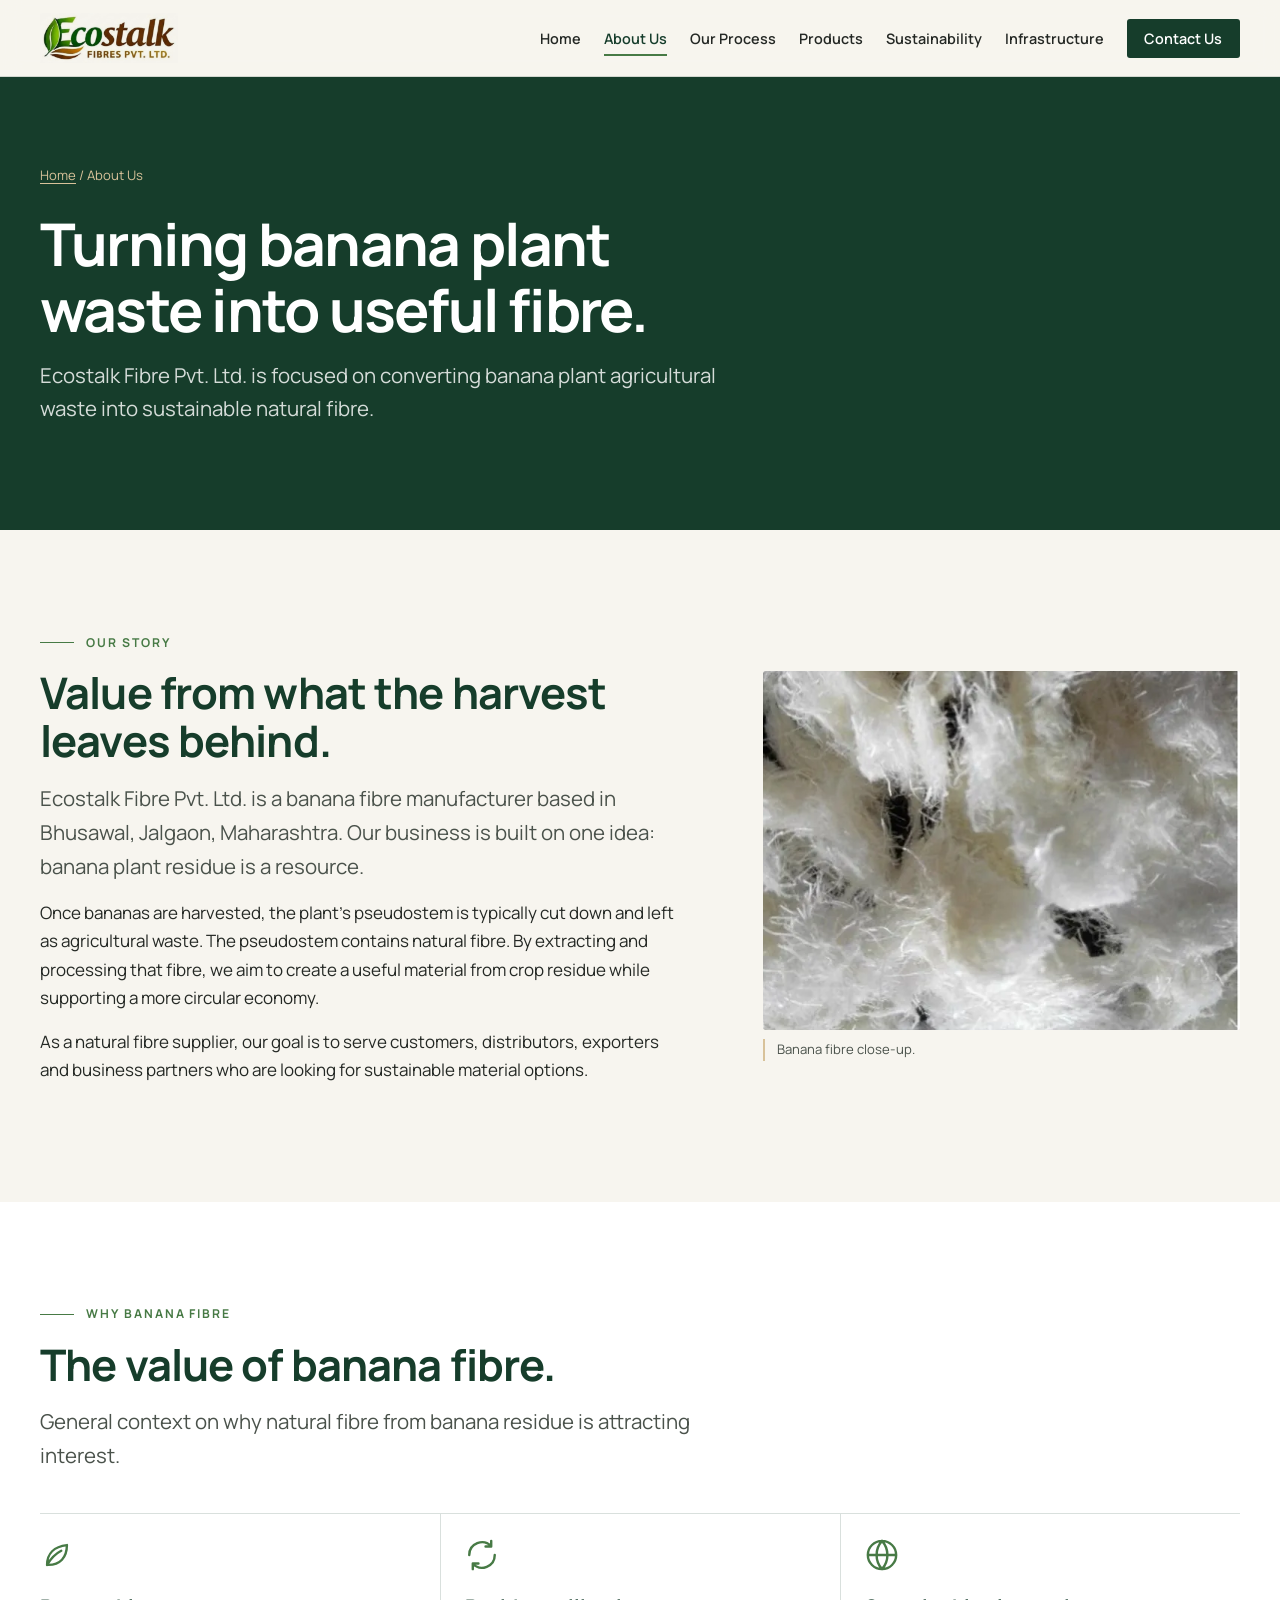
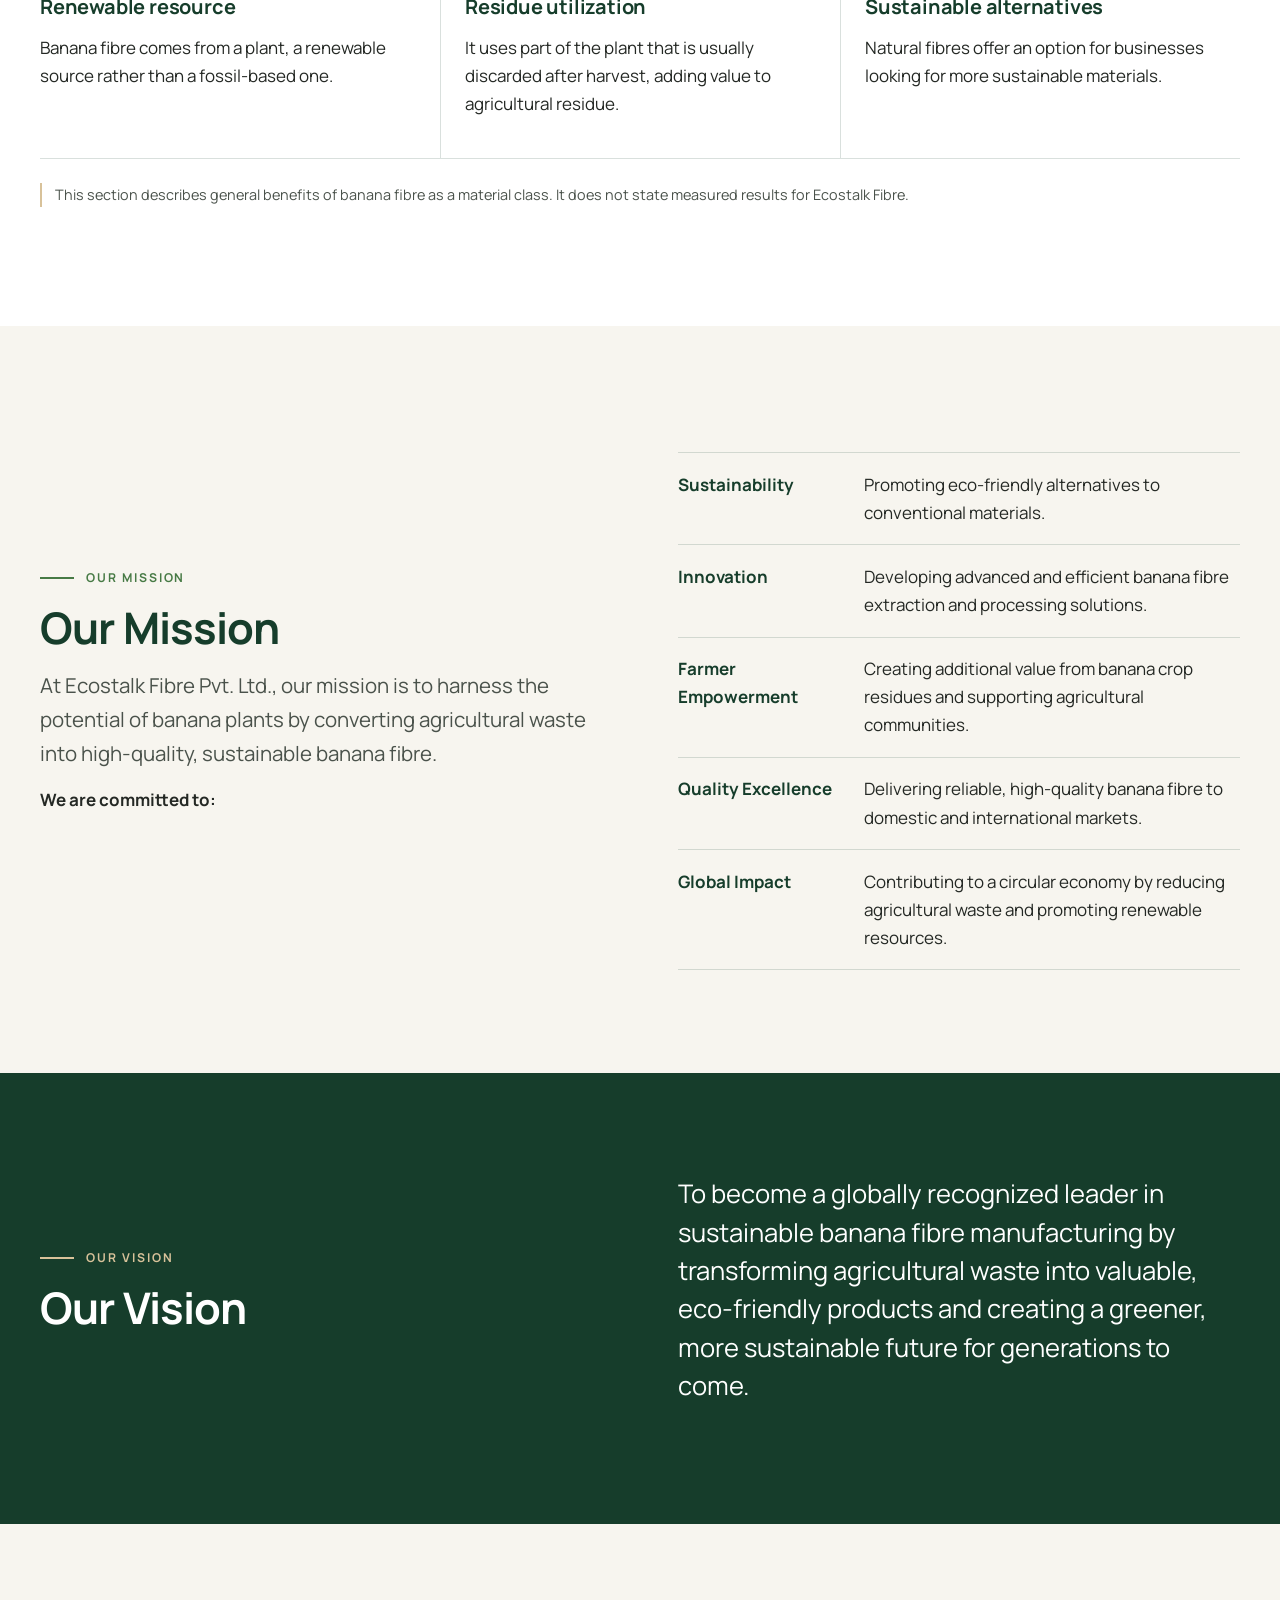
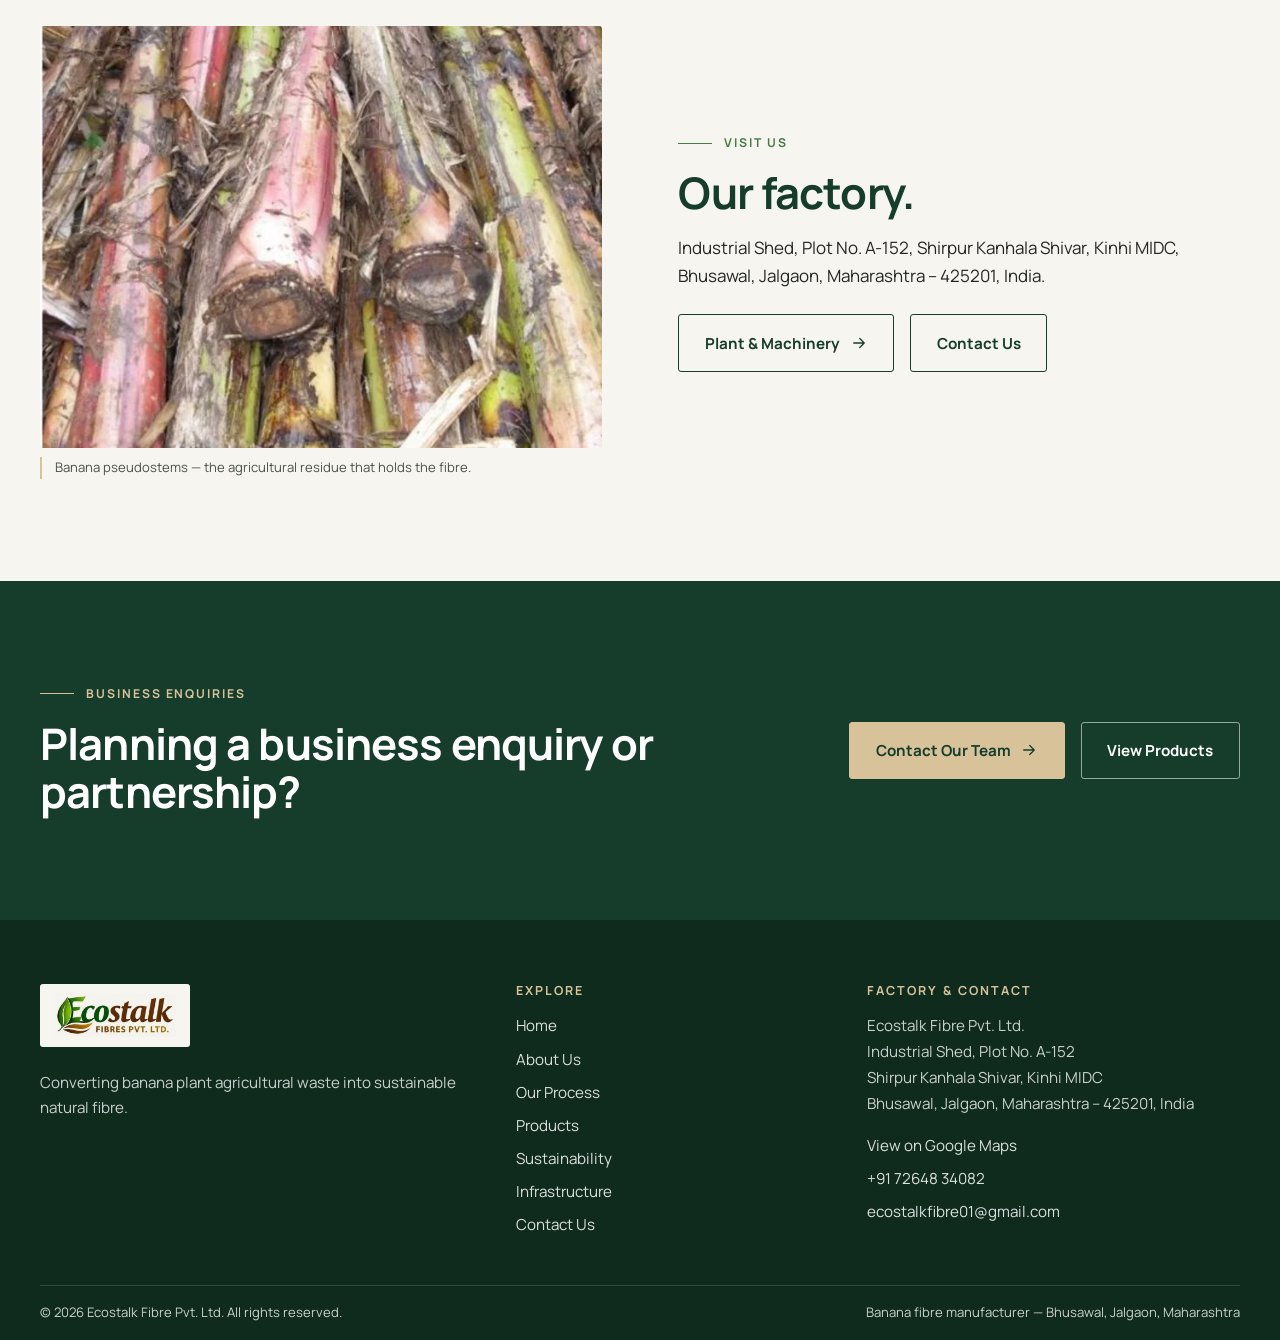
<file: about.html>
<!doctype html>
<html lang="en">
<head>
<meta charset="utf-8">
<meta name="viewport" content="width=device-width, initial-scale=1">
<title>About Us | Sustainable Banana Fibre Company | Ecostalk Fibre</title>
<meta name="description" content="Learn about Ecostalk Fibre Pvt. Ltd., our mission and vision to turn banana plant agricultural waste into high-quality, sustainable banana fibre.">
<link rel="canonical" href="__SITE_URL__/about.html">
<meta name="theme-color" content="#163D2B">
<meta property="og:type" content="website">
<meta property="og:site_name" content="Ecostalk Fibre Pvt. Ltd.">
<meta property="og:title" content="About Us | Sustainable Banana Fibre Company | Ecostalk Fibre">
<meta property="og:description" content="Learn about Ecostalk Fibre Pvt. Ltd., our mission and vision to turn banana plant agricultural waste into high-quality, sustainable banana fibre.">
<meta property="og:url" content="__SITE_URL__/about.html">
<meta property="og:image" content="__SITE_URL__/assets/images/sustainability/fibre-closeup.jpg">
<meta property="og:locale" content="en_IN">
<meta name="twitter:card" content="summary_large_image">
<link rel="icon" href="assets/icons/favicon.ico" sizes="any">
<link rel="icon" type="image/png" sizes="32x32" href="assets/icons/favicon-32.png">
<link rel="apple-touch-icon" href="assets/icons/favicon-180.png">
<link rel="preconnect" href="https://fonts.googleapis.com">
<link rel="preconnect" href="https://fonts.gstatic.com" crossorigin>
<link rel="stylesheet" href="https://fonts.googleapis.com/css2?family=Manrope:wght@400;600;700;800&display=swap">
<link rel="stylesheet" href="assets/css/styles.css">

</head>
<body>
<a class="skip-link" href="#main">Skip to main content</a>
<header class="site-header"><div class="wrap"><a class="brand" href="index.html" aria-label="Ecostalk Fibre Pvt. Ltd. — home"><picture><source type="image/webp" srcset="assets/images/logo/ecostalk-logo.webp"><img src="assets/images/logo/ecostalk-logo.jpg" alt="Ecostalk Fibre Pvt. Ltd. logo" width="138" height="50"></picture></a><button class="nav-toggle" type="button" aria-expanded="false" aria-controls="site-nav" aria-label="Open menu"><svg viewBox="0 0 24 24" fill="none" stroke="currentColor" stroke-width="1.7" stroke-linecap="round" stroke-linejoin="round" aria-hidden="true" focusable="false"><path d="M4 7h16M4 12h16M4 17h16"/></svg></button><nav class="site-nav" id="site-nav" aria-label="Primary"><ul class="nav-list"><li><a href="index.html">Home</a></li><li><a href="about.html" aria-current="page">About Us</a></li><li><a href="process.html">Our Process</a></li><li><a href="products.html">Products</a></li><li><a href="sustainability.html">Sustainability</a></li><li><a href="infrastructure.html">Infrastructure</a></li><li><a class="nav-cta" href="contact.html">Contact Us</a></li></ul></nav></div></header>
<main id="main">
<section class="page-hero on-dark"><div class="wrap"><p class="crumbs"><a href="index.html">Home</a> / About Us</p><h1>Turning banana plant waste into useful fibre.</h1><p class="lead">Ecostalk Fibre Pvt. Ltd. is focused on converting banana plant agricultural waste into sustainable natural fibre.</p></div></section>
<section class="section"><div class="wrap split split--wide-text">
 <div class="reveal"><p class="eyebrow">Our story</p><h2>Value from what the harvest leaves behind.</h2>
 <p class="lead">Ecostalk Fibre Pvt. Ltd. is a banana fibre manufacturer based in Bhusawal, Jalgaon, Maharashtra. Our business is built on one idea: banana plant residue is a resource.</p>
 <p>Once bananas are harvested, the plant's pseudostem is typically cut down and left as agricultural waste. The pseudostem contains natural fibre. By extracting and processing that fibre, we aim to create a useful material from crop residue while supporting a more circular economy.</p>
 <p>As a natural fibre supplier, our goal is to serve customers, distributors, exporters and business partners who are looking for sustainable material options.</p></div>
 <figure class="figure reveal"><picture><source type="image/webp" srcset="assets/images/sustainability/fibre-closeup.webp"><img src="assets/images/sustainability/fibre-closeup.jpg" alt="Close-up of soft, white banana fibre strands" class="ratio-43" width="638" height="694" loading="lazy" decoding="async"></picture><figcaption>Banana fibre close-up.</figcaption></figure>
</div></section>

<section class="section section--white"><div class="wrap">
 <div class="section-head reveal"><p class="eyebrow">Why banana fibre</p><h2>The value of banana fibre.</h2>
 <p class="lead">General context on why natural fibre from banana residue is attracting interest.</p></div>
 <div class="cols-3 reveal">
  <div class="col-item"><svg viewBox="0 0 24 24" fill="none" stroke="currentColor" stroke-width="1.7" stroke-linecap="round" stroke-linejoin="round" aria-hidden="true" focusable="false"><path d="M5 19c0-8 5-13 14-14 0 9-5 14-13 14M5 19c3-5 6-8 10-10"/></svg><h3>Renewable resource</h3><p>Banana fibre comes from a plant, a renewable source rather than a fossil-based one.</p></div>
  <div class="col-item"><svg viewBox="0 0 24 24" fill="none" stroke="currentColor" stroke-width="1.7" stroke-linecap="round" stroke-linejoin="round" aria-hidden="true" focusable="false"><path d="M21 12a9 9 0 0 1-15.5 6.2M3 12A9 9 0 0 1 18.5 5.8M18.5 2v4h-4M5.5 22v-4h4"/></svg><h3>Residue utilization</h3><p>It uses part of the plant that is usually discarded after harvest, adding value to agricultural residue.</p></div>
  <div class="col-item"><svg viewBox="0 0 24 24" fill="none" stroke="currentColor" stroke-width="1.7" stroke-linecap="round" stroke-linejoin="round" aria-hidden="true" focusable="false"><path d="M12 22a10 10 0 1 0 0-20 10 10 0 0 0 0 20zM2 12h20M12 2a15 15 0 0 1 0 20 15 15 0 0 1 0-20"/></svg><h3>Sustainable alternatives</h3><p>Natural fibres offer an option for businesses looking for more sustainable materials.</p></div>
 </div>
 <p class="spec-note" style="margin-top:1.5rem">This section describes general benefits of banana fibre as a material class. It does not state measured results for Ecostalk Fibre.</p>
</div></section>

<section class="section" id="mission"><div class="wrap split">
 <div class="reveal"><p class="eyebrow">Our mission</p><h2>Our Mission</h2><p class="lead">At Ecostalk Fibre Pvt. Ltd., our mission is to harness the potential of banana plants by converting agricultural waste into high-quality, sustainable banana fibre.</p><p><strong>We are committed to:</strong></p></div>
 <div class="reveal"><ul class="rule-list"><li><strong>Sustainability</strong><span>Promoting eco-friendly alternatives to conventional materials.</span></li><li><strong>Innovation</strong><span>Developing advanced and efficient banana fibre extraction and processing solutions.</span></li><li><strong>Farmer Empowerment</strong><span>Creating additional value from banana crop residues and supporting agricultural communities.</span></li><li><strong>Quality Excellence</strong><span>Delivering reliable, high-quality banana fibre to domestic and international markets.</span></li><li><strong>Global Impact</strong><span>Contributing to a circular economy by reducing agricultural waste and promoting renewable resources.</span></li></ul></div>
</div></section>

<section class="section section--dark" id="vision"><div class="wrap split on-dark">
 <div class="reveal"><p class="eyebrow">Our vision</p><h2>Our Vision</h2></div>
 <div class="reveal"><p class="lead" style="font-size:clamp(1.2rem,2.1vw,1.6rem);color:#fff;line-height:1.5">To become a globally recognized leader in sustainable banana fibre manufacturing by transforming agricultural waste into valuable, eco-friendly products and creating a greener, more sustainable future for generations to come.</p></div>
</div></section>

<section class="section"><div class="wrap split">
 <figure class="figure reveal"><picture><source type="image/webp" srcset="assets/images/sustainability/banana-pseudostems.webp"><img src="assets/images/sustainability/banana-pseudostems.jpg" alt="Stack of banana pseudostems cut after harvest" class="ratio-43" width="660" height="594" loading="lazy" decoding="async"></picture><figcaption>Banana pseudostems — the agricultural residue that holds the fibre.</figcaption></figure>
 <div class="reveal"><p class="eyebrow">Visit us</p><h2>Our factory.</h2><p>Industrial Shed, Plot No. A-152, Shirpur Kanhala Shivar, Kinhi MIDC, Bhusawal, Jalgaon, Maharashtra – 425201, India.</p>
 <div class="btn-row"><a class="btn btn--ghost" href="infrastructure.html">Plant &amp; Machinery <svg viewBox="0 0 24 24" fill="none" stroke="currentColor" stroke-width="1.7" stroke-linecap="round" stroke-linejoin="round" aria-hidden="true" focusable="false"><path d="M5 12h14M13 6l6 6-6 6"/></svg></a><a class="btn btn--ghost" href="contact.html">Contact Us</a></div></div>
</div></section>
<section class="section section--dark cta-band on-dark"><div class="wrap reveal"><div><p class="eyebrow">Business enquiries</p><h2>Planning a business enquiry or partnership?</h2></div><div class="btn-row" style="margin:0"><a class="btn" href="contact.html#enquiry">Contact Our Team <svg viewBox="0 0 24 24" fill="none" stroke="currentColor" stroke-width="1.7" stroke-linecap="round" stroke-linejoin="round" aria-hidden="true" focusable="false"><path d="M5 12h14M13 6l6 6-6 6"/></svg></a><a class="btn btn--ghost" href="products.html">View Products</a></div></div></section>

</main>
<footer class="site-footer"><div class="wrap"><div class="footer-grid"><div><a class="footer-logo" href="index.html"><picture><source type="image/webp" srcset="assets/images/logo/ecostalk-logo.webp"><img src="assets/images/logo/ecostalk-logo.jpg" alt="Ecostalk Fibre Pvt. Ltd." width="121" height="44" loading="lazy"></picture></a><p>Converting banana plant agricultural waste into sustainable natural fibre.</p></div><div><h3>Explore</h3><ul><li><a href="index.html">Home</a></li><li><a href="about.html">About Us</a></li><li><a href="process.html">Our Process</a></li><li><a href="products.html">Products</a></li><li><a href="sustainability.html">Sustainability</a></li><li><a href="infrastructure.html">Infrastructure</a></li><li><a href="contact.html">Contact Us</a></li></ul></div><div><h3>Factory &amp; contact</h3><address>Ecostalk Fibre Pvt. Ltd.<br>Industrial Shed, Plot No. A-152<br>Shirpur Kanhala Shivar, Kinhi MIDC<br>Bhusawal, Jalgaon, Maharashtra – 425201, India</address><ul style="margin-top:1rem"><li><a data-config="maps" href="#" target="_blank" rel="noopener">View on Google Maps<span class="sr-only"> (opens in a new tab)</span></a></li><li><a data-config="phone" href="tel:+917264834082">+91 72648 34082</a></li><li><a data-config="email" href="mailto:ecostalkfibre01@gmail.com">ecostalkfibre01@gmail.com</a></li></ul></div></div><div class="footer-bottom"><span>&copy; <span data-year>2026</span> Ecostalk Fibre Pvt. Ltd. All rights reserved.</span><span>Banana fibre manufacturer — Bhusawal, Jalgaon, Maharashtra</span></div></div></footer>
<script src="assets/config/site-config.js"></script>
<script src="assets/js/main.js" defer></script>
</body>
</html>
</file>
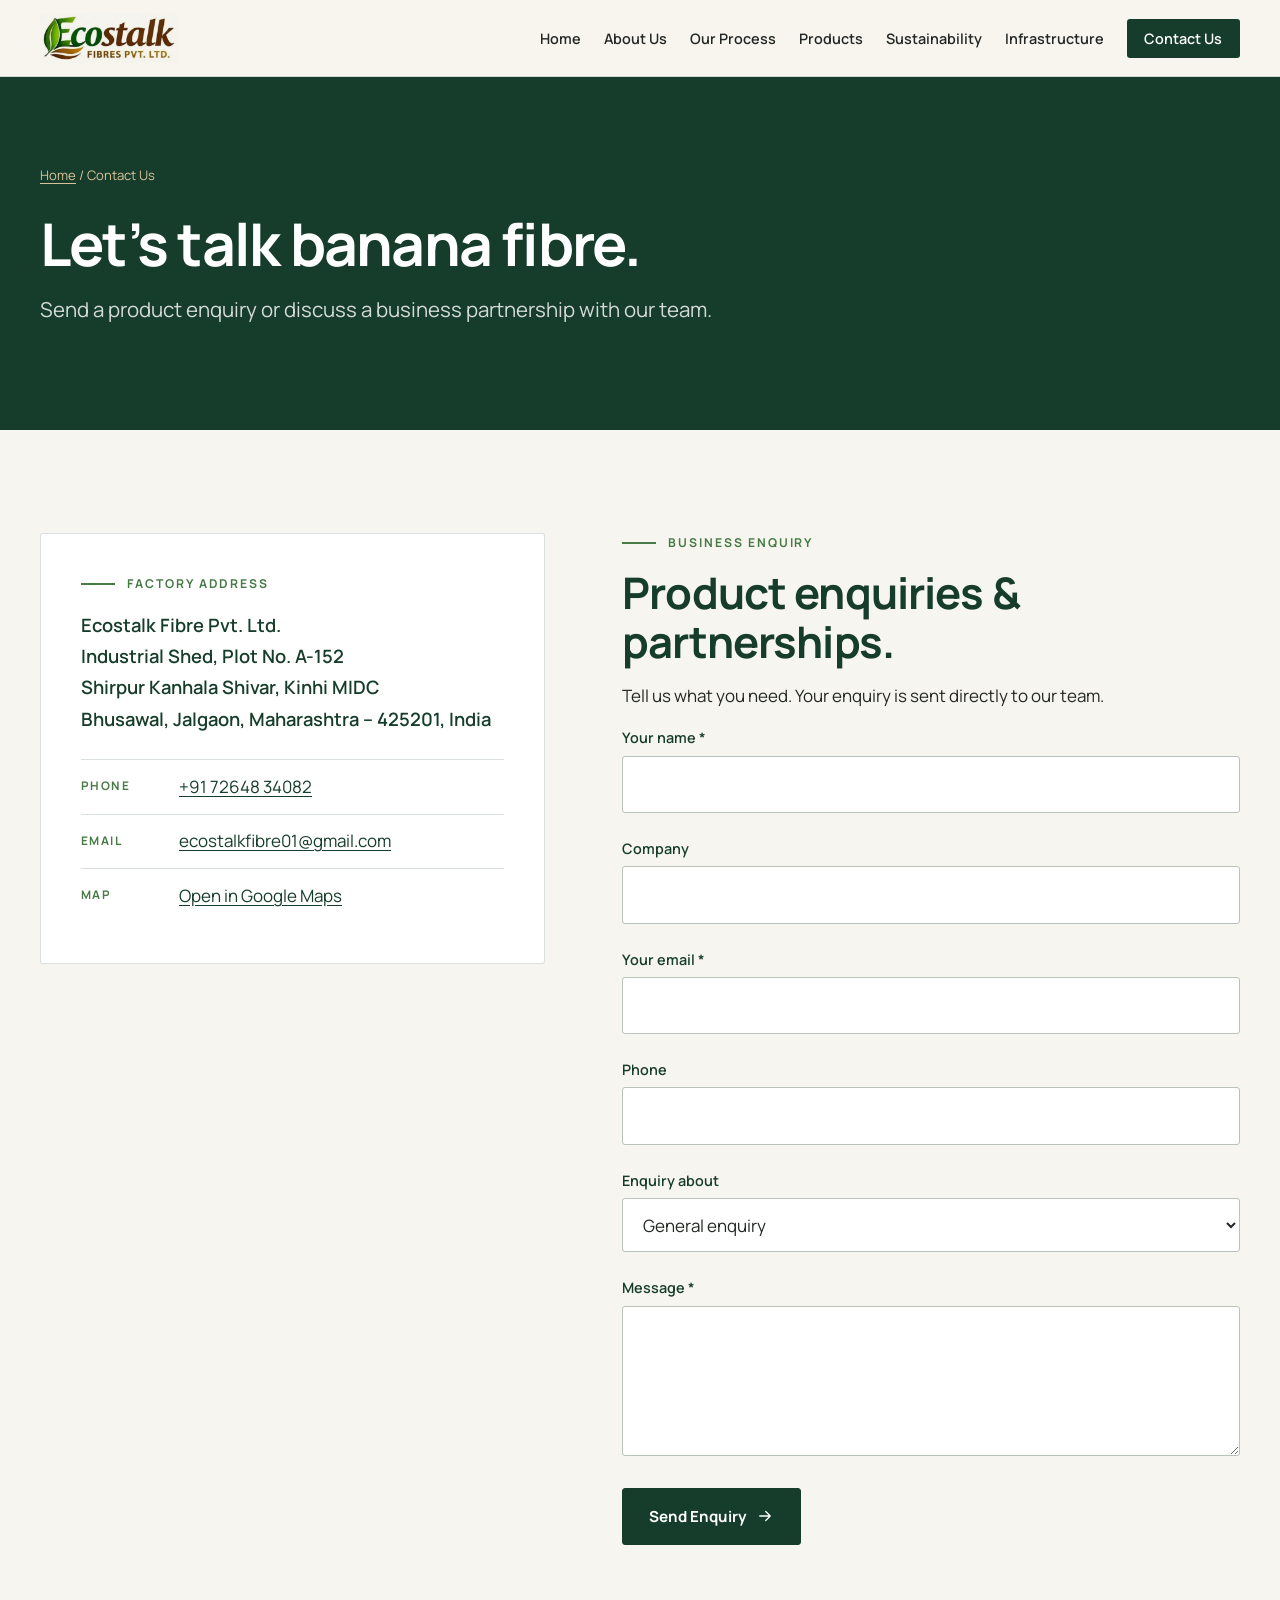
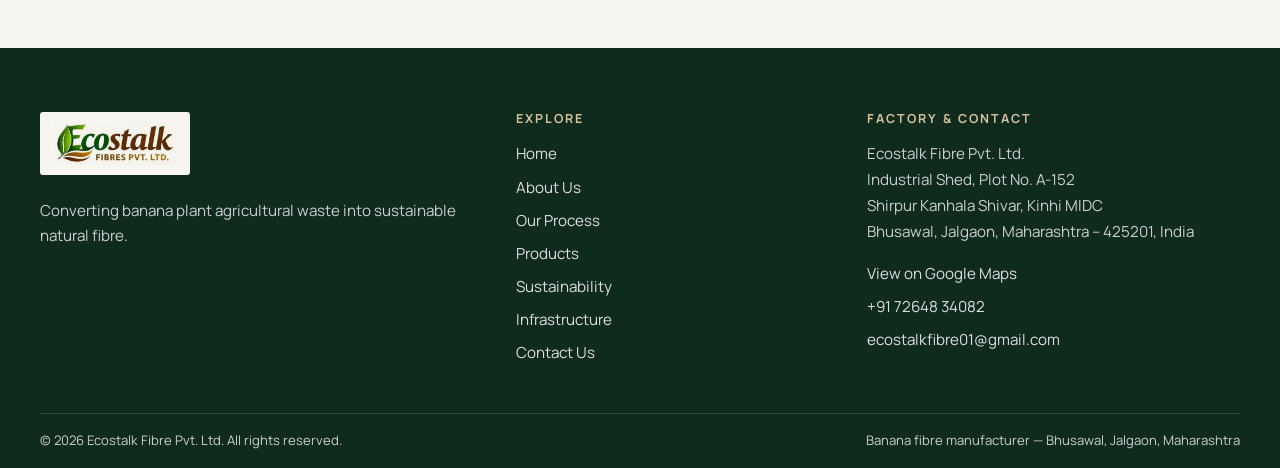
<file: contact.html>
<!doctype html>
<html lang="en">
<head>
<meta charset="utf-8">
<meta name="viewport" content="width=device-width, initial-scale=1">
<title>Contact Us | Banana Fibre Enquiries | Ecostalk Fibre Pvt. Ltd.</title>
<meta name="description" content="Contact Ecostalk Fibre Pvt. Ltd., Kinhi MIDC, Bhusawal, Jalgaon, Maharashtra 425201. Send a banana fibre product enquiry or partnership request.">
<link rel="canonical" href="__SITE_URL__/contact.html">
<meta name="theme-color" content="#163D2B">
<meta property="og:type" content="website">
<meta property="og:site_name" content="Ecostalk Fibre Pvt. Ltd.">
<meta property="og:title" content="Contact Us | Banana Fibre Enquiries | Ecostalk Fibre Pvt. Ltd.">
<meta property="og:description" content="Contact Ecostalk Fibre Pvt. Ltd., Kinhi MIDC, Bhusawal, Jalgaon, Maharashtra 425201. Send a banana fibre product enquiry or partnership request.">
<meta property="og:url" content="__SITE_URL__/contact.html">
<meta property="og:image" content="__SITE_URL__/assets/images/factory/company-signage.jpg">
<meta property="og:locale" content="en_IN">
<meta name="twitter:card" content="summary_large_image">
<link rel="icon" href="assets/icons/favicon.ico" sizes="any">
<link rel="icon" type="image/png" sizes="32x32" href="assets/icons/favicon-32.png">
<link rel="apple-touch-icon" href="assets/icons/favicon-180.png">
<link rel="preconnect" href="https://fonts.googleapis.com">
<link rel="preconnect" href="https://fonts.gstatic.com" crossorigin>
<link rel="stylesheet" href="https://fonts.googleapis.com/css2?family=Manrope:wght@400;600;700;800&display=swap">
<link rel="stylesheet" href="assets/css/styles.css">

</head>
<body>
<a class="skip-link" href="#main">Skip to main content</a>
<header class="site-header"><div class="wrap"><a class="brand" href="index.html" aria-label="Ecostalk Fibre Pvt. Ltd. — home"><picture><source type="image/webp" srcset="assets/images/logo/ecostalk-logo.webp"><img src="assets/images/logo/ecostalk-logo.jpg" alt="Ecostalk Fibre Pvt. Ltd. logo" width="138" height="50"></picture></a><button class="nav-toggle" type="button" aria-expanded="false" aria-controls="site-nav" aria-label="Open menu"><svg viewBox="0 0 24 24" fill="none" stroke="currentColor" stroke-width="1.7" stroke-linecap="round" stroke-linejoin="round" aria-hidden="true" focusable="false"><path d="M4 7h16M4 12h16M4 17h16"/></svg></button><nav class="site-nav" id="site-nav" aria-label="Primary"><ul class="nav-list"><li><a href="index.html">Home</a></li><li><a href="about.html">About Us</a></li><li><a href="process.html">Our Process</a></li><li><a href="products.html">Products</a></li><li><a href="sustainability.html">Sustainability</a></li><li><a href="infrastructure.html">Infrastructure</a></li><li><a class="nav-cta" href="contact.html" aria-current="page">Contact Us</a></li></ul></nav></div></header>
<main id="main">
<section class="page-hero on-dark"><div class="wrap"><p class="crumbs"><a href="index.html">Home</a> / Contact Us</p><h1>Let’s talk banana fibre.</h1><p class="lead">Send a product enquiry or discuss a business partnership with our team.</p></div></section>
<section class="section"><div class="wrap contact-grid">
 <div class="reveal"><div class="contact-card"><p class="eyebrow">Factory address</p>
  <address>Ecostalk Fibre Pvt. Ltd.<br>Industrial Shed, Plot No. A-152<br>Shirpur Kanhala Shivar, Kinhi MIDC<br>Bhusawal, Jalgaon, Maharashtra – 425201, India</address>
  <ul class="contact-lines">
   <li data-config-row="phone"><span class="k">Phone</span><a data-config="phone" href="tel:+917264834082">+91 72648 34082</a></li>
   <li><span class="k">Email</span><a data-config="email" href="mailto:ecostalkfibre01@gmail.com">ecostalkfibre01@gmail.com</a></li>
   <li><span class="k">Map</span><a data-config="maps" href="#" target="_blank" rel="noopener">Open in Google Maps<span class="sr-only"> (opens in a new tab)</span></a></li>
  </ul></div></div>
 <div class="reveal" id="enquiry"><p class="eyebrow">Business enquiry</p><h2>Product enquiries &amp; partnerships.</h2>
  <p>Tell us what you need. Your enquiry is sent directly to our team.</p>
  <form class="enquiry" id="enquiry-form" novalidate>
   <div class="field"><label for="f-name">Your name *</label><input id="f-name" required autocomplete="name"><span class="field-error">Please enter your name.</span></div>
   <div class="field"><label for="f-company">Company</label><input id="f-company" autocomplete="organization"></div>
   <div class="field"><label for="f-email">Your email *</label><input id="f-email" type="email" required autocomplete="email"><span class="field-error">Please enter a valid email address.</span></div>
   <div class="field"><label for="f-phone">Phone</label><input id="f-phone" type="tel" autocomplete="tel"></div>
   <div class="field"><label for="f-topic">Enquiry about</label><select id="f-topic"><option>General enquiry</option><option>Raw Banana Fibre</option><option>Processed Banana Fibre</option><option>Other Banana Fibre Grades / Formats</option><option>Business partnership</option></select></div>
   <div class="field"><label for="f-message">Message *</label><textarea id="f-message" required></textarea><span class="field-error">Please enter your message.</span></div>
   <div class="hp" aria-hidden="true"><input tabindex="-1" autocomplete="off" aria-label="Leave this field empty"></div>
   <button class="btn" type="submit">Send Enquiry <svg viewBox="0 0 24 24" fill="none" stroke="currentColor" stroke-width="1.7" stroke-linecap="round" stroke-linejoin="round" aria-hidden="true" focusable="false"><path d="M5 12h14M13 6l6 6-6 6"/></svg></button>
   <p id="mailto-note" class="spec-note" style="margin-top:1rem" hidden>If sending fails, the form shows your message so you can email it to us directly.</p>
   <p id="no-email-note" class="spec-note" hidden>The company email address is not configured yet.</p>
   <div id="form-status" class="form-status" role="status" aria-live="polite"></div>
  </form></div>
</div></section>

</main>
<footer class="site-footer"><div class="wrap"><div class="footer-grid"><div><a class="footer-logo" href="index.html"><picture><source type="image/webp" srcset="assets/images/logo/ecostalk-logo.webp"><img src="assets/images/logo/ecostalk-logo.jpg" alt="Ecostalk Fibre Pvt. Ltd." width="121" height="44" loading="lazy"></picture></a><p>Converting banana plant agricultural waste into sustainable natural fibre.</p></div><div><h3>Explore</h3><ul><li><a href="index.html">Home</a></li><li><a href="about.html">About Us</a></li><li><a href="process.html">Our Process</a></li><li><a href="products.html">Products</a></li><li><a href="sustainability.html">Sustainability</a></li><li><a href="infrastructure.html">Infrastructure</a></li><li><a href="contact.html">Contact Us</a></li></ul></div><div><h3>Factory &amp; contact</h3><address>Ecostalk Fibre Pvt. Ltd.<br>Industrial Shed, Plot No. A-152<br>Shirpur Kanhala Shivar, Kinhi MIDC<br>Bhusawal, Jalgaon, Maharashtra – 425201, India</address><ul style="margin-top:1rem"><li><a data-config="maps" href="#" target="_blank" rel="noopener">View on Google Maps<span class="sr-only"> (opens in a new tab)</span></a></li><li><a data-config="phone" href="tel:+917264834082">+91 72648 34082</a></li><li><a data-config="email" href="mailto:ecostalkfibre01@gmail.com">ecostalkfibre01@gmail.com</a></li></ul></div></div><div class="footer-bottom"><span>&copy; <span data-year>2026</span> Ecostalk Fibre Pvt. Ltd. All rights reserved.</span><span>Banana fibre manufacturer — Bhusawal, Jalgaon, Maharashtra</span></div></div></footer>
<script src="assets/config/site-config.js"></script>
<script src="assets/js/main.js" defer></script>
</body>
</html>
</file>
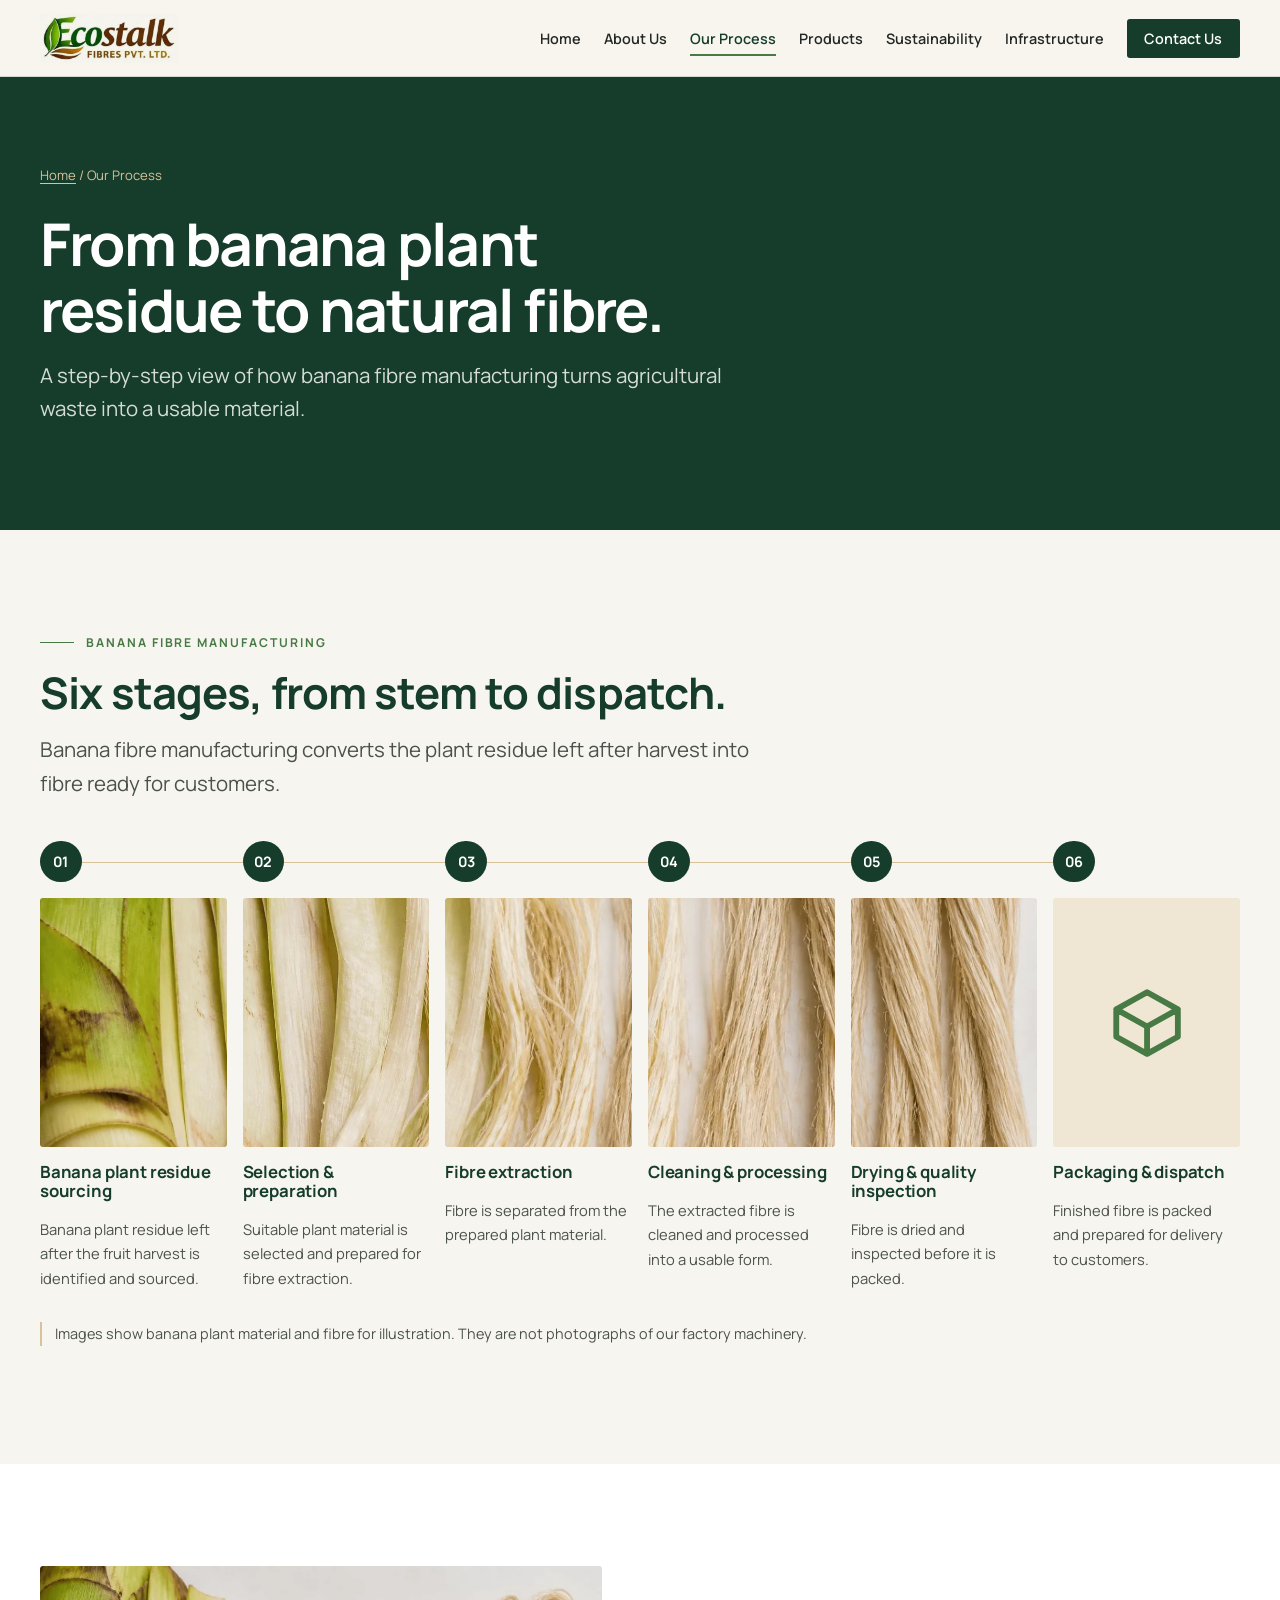
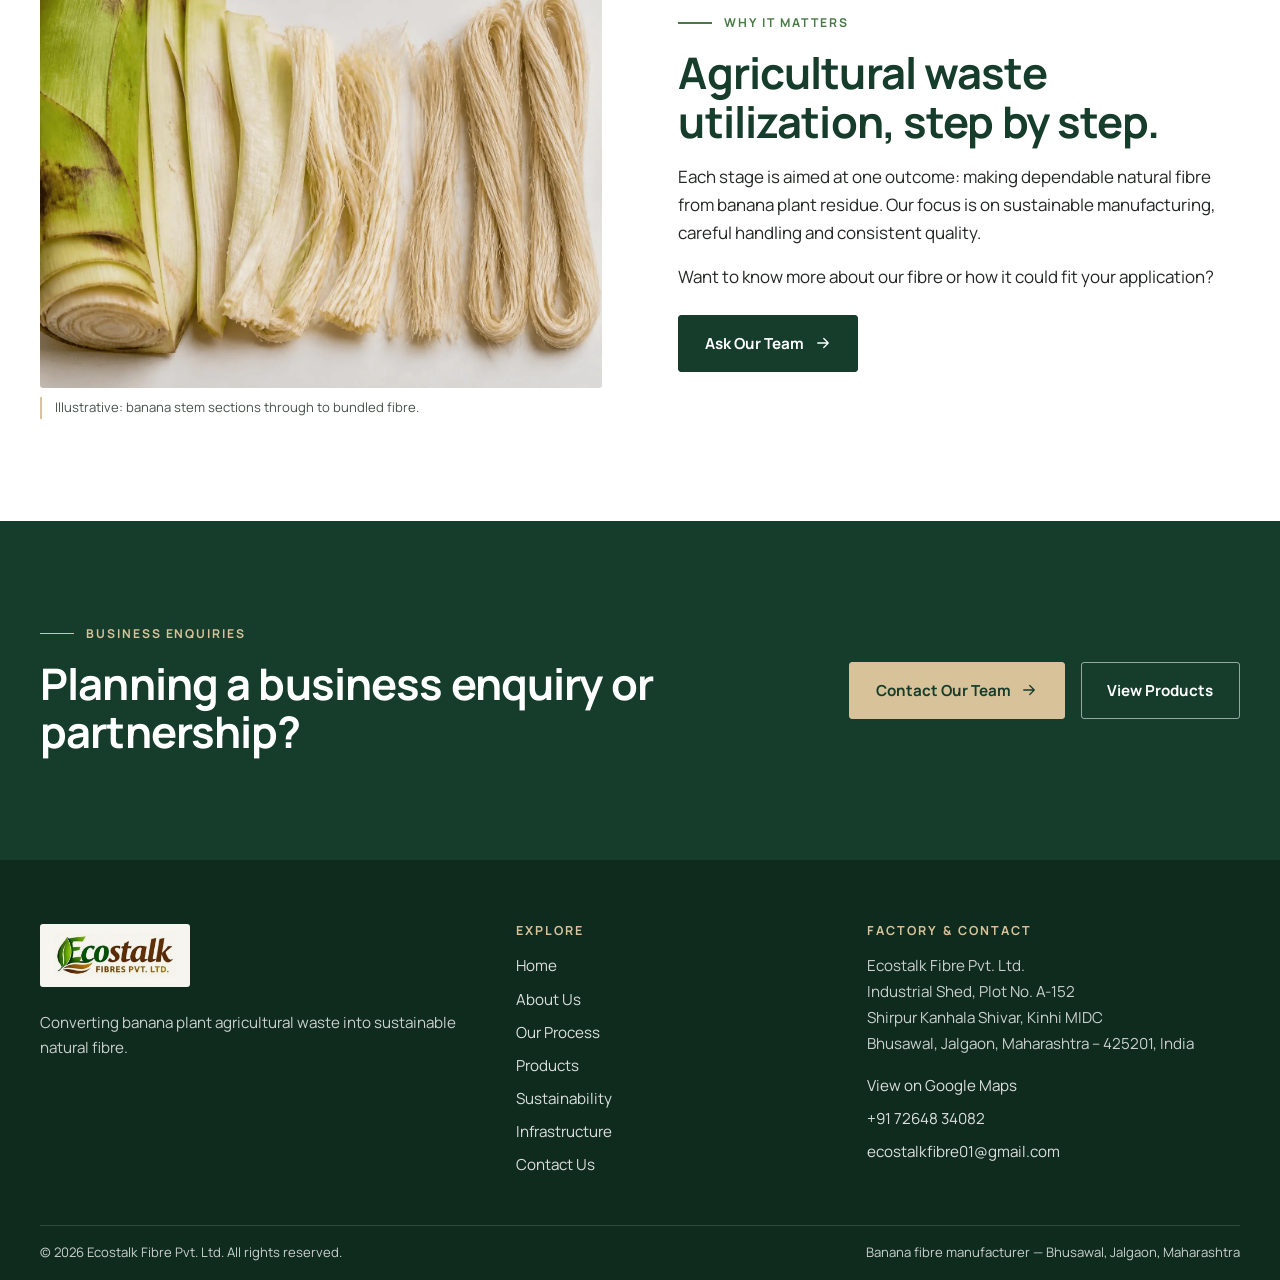
<file: process.html>
<!doctype html>
<html lang="en">
<head>
<meta charset="utf-8">
<meta name="viewport" content="width=device-width, initial-scale=1">
<title>Banana Fibre Manufacturing Process | Ecostalk Fibre</title>
<meta name="description" content="See how banana fibre manufacturing turns banana plant agricultural waste into sustainable natural fibre, from residue sourcing to packaging and dispatch.">
<link rel="canonical" href="__SITE_URL__/process.html">
<meta name="theme-color" content="#163D2B">
<meta property="og:type" content="website">
<meta property="og:site_name" content="Ecostalk Fibre Pvt. Ltd.">
<meta property="og:title" content="Banana Fibre Manufacturing Process | Ecostalk Fibre">
<meta property="og:description" content="See how banana fibre manufacturing turns banana plant agricultural waste into sustainable natural fibre, from residue sourcing to packaging and dispatch.">
<meta property="og:url" content="__SITE_URL__/process.html">
<meta property="og:image" content="__SITE_URL__/assets/images/fibre/stem-to-fibre-overview.jpg">
<meta property="og:locale" content="en_IN">
<meta name="twitter:card" content="summary_large_image">
<link rel="icon" href="assets/icons/favicon.ico" sizes="any">
<link rel="icon" type="image/png" sizes="32x32" href="assets/icons/favicon-32.png">
<link rel="apple-touch-icon" href="assets/icons/favicon-180.png">
<link rel="preconnect" href="https://fonts.googleapis.com">
<link rel="preconnect" href="https://fonts.gstatic.com" crossorigin>
<link rel="stylesheet" href="https://fonts.googleapis.com/css2?family=Manrope:wght@400;600;700;800&display=swap">
<link rel="stylesheet" href="assets/css/styles.css">

</head>
<body>
<a class="skip-link" href="#main">Skip to main content</a>
<header class="site-header"><div class="wrap"><a class="brand" href="index.html" aria-label="Ecostalk Fibre Pvt. Ltd. — home"><picture><source type="image/webp" srcset="assets/images/logo/ecostalk-logo.webp"><img src="assets/images/logo/ecostalk-logo.jpg" alt="Ecostalk Fibre Pvt. Ltd. logo" width="138" height="50"></picture></a><button class="nav-toggle" type="button" aria-expanded="false" aria-controls="site-nav" aria-label="Open menu"><svg viewBox="0 0 24 24" fill="none" stroke="currentColor" stroke-width="1.7" stroke-linecap="round" stroke-linejoin="round" aria-hidden="true" focusable="false"><path d="M4 7h16M4 12h16M4 17h16"/></svg></button><nav class="site-nav" id="site-nav" aria-label="Primary"><ul class="nav-list"><li><a href="index.html">Home</a></li><li><a href="about.html">About Us</a></li><li><a href="process.html" aria-current="page">Our Process</a></li><li><a href="products.html">Products</a></li><li><a href="sustainability.html">Sustainability</a></li><li><a href="infrastructure.html">Infrastructure</a></li><li><a class="nav-cta" href="contact.html">Contact Us</a></li></ul></nav></div></header>
<main id="main">
<section class="page-hero on-dark"><div class="wrap"><p class="crumbs"><a href="index.html">Home</a> / Our Process</p><h1>From banana plant residue to natural fibre.</h1><p class="lead">A step-by-step view of how banana fibre manufacturing turns agricultural waste into a usable material.</p></div></section>
<section class="section"><div class="wrap">
 <div class="section-head reveal"><p class="eyebrow">Banana fibre manufacturing</p><h2>Six stages, from stem to dispatch.</h2>
 <p class="lead">Banana fibre manufacturing converts the plant residue left after harvest into fibre ready for customers.</p></div>
 <ol class="steps"><li class="step reveal"><picture><source type="image/webp" srcset="assets/images/fibre/process-1-stem.webp"><img src="assets/images/fibre/process-1-stem.jpg" alt="Banana pseudostem sections, the starting material for banana fibre (illustrative image)" class="thumb" width="300" height="400" loading="lazy" decoding="async"></picture><h3>Banana plant residue sourcing</h3><p>Banana plant residue left after the fruit harvest is identified and sourced.</p></li><li class="step reveal"><picture><source type="image/webp" srcset="assets/images/fibre/process-2-strips.webp"><img src="assets/images/fibre/process-2-strips.jpg" alt="Pseudostem sheaths prepared into strips (illustrative image)" class="thumb" width="300" height="400" loading="lazy" decoding="async"></picture><h3>Selection &amp; preparation</h3><p>Suitable plant material is selected and prepared for fibre extraction.</p></li><li class="step reveal"><picture><source type="image/webp" srcset="assets/images/fibre/process-3-extraction.webp"><img src="assets/images/fibre/process-3-extraction.jpg" alt="Fibres being separated from banana plant strips (illustrative image)" class="thumb" width="300" height="400" loading="lazy" decoding="async"></picture><h3>Fibre extraction</h3><p>Fibre is separated from the prepared plant material.</p></li><li class="step reveal"><picture><source type="image/webp" srcset="assets/images/fibre/process-4-cleaned.webp"><img src="assets/images/fibre/process-4-cleaned.jpg" alt="Cleaned banana fibre strands (illustrative image)" class="thumb" width="300" height="400" loading="lazy" decoding="async"></picture><h3>Cleaning &amp; processing</h3><p>The extracted fibre is cleaned and processed into a usable form.</p></li><li class="step reveal"><picture><source type="image/webp" srcset="assets/images/fibre/process-5-hanks.webp"><img src="assets/images/fibre/process-5-hanks.jpg" alt="Dried banana fibre arranged in hanks (illustrative image)" class="thumb" width="300" height="400" loading="lazy" decoding="async"></picture><h3>Drying &amp; quality inspection</h3><p>Fibre is dried and inspected before it is packed.</p></li><li class="step reveal"><div class="thumb thumb--icon" aria-hidden="true"><svg viewBox="0 0 24 24" fill="none" stroke="currentColor" stroke-width="1.7" stroke-linecap="round" stroke-linejoin="round" aria-hidden="true" focusable="false"><path d="M21 8 12 3 3 8v8l9 5 9-5zM3 8l9 5 9-5M12 13v8"/></svg></div><h3>Packaging &amp; dispatch</h3><p>Finished fibre is packed and prepared for delivery to customers.</p></li></ol>
 <p class="spec-note">Images show banana plant material and fibre for illustration. They are not photographs of our factory machinery.</p>
</div></section>
<section class="section section--white"><div class="wrap split">
 <figure class="figure reveal"><picture><source type="image/webp" srcset="assets/images/fibre/stem-to-fibre-overview.webp"><img src="assets/images/fibre/stem-to-fibre-overview.jpg" alt="Banana plant stem sections arranged beside extracted and bundled banana fibre" class="ratio-43" width="1456" height="1088" loading="lazy" decoding="async"></picture><figcaption>Illustrative: banana stem sections through to bundled fibre.</figcaption></figure>
 <div class="reveal"><p class="eyebrow">Why it matters</p><h2>Agricultural waste utilization, step by step.</h2>
 <p>Each stage is aimed at one outcome: making dependable natural fibre from banana plant residue. Our focus is on sustainable manufacturing, careful handling and consistent quality.</p>
 <p>Want to know more about our fibre or how it could fit your application?</p>
 <div class="btn-row"><a class="btn" href="contact.html#enquiry">Ask Our Team <svg viewBox="0 0 24 24" fill="none" stroke="currentColor" stroke-width="1.7" stroke-linecap="round" stroke-linejoin="round" aria-hidden="true" focusable="false"><path d="M5 12h14M13 6l6 6-6 6"/></svg></a></div></div>
</div></section>
<section class="section section--dark cta-band on-dark"><div class="wrap reveal"><div><p class="eyebrow">Business enquiries</p><h2>Planning a business enquiry or partnership?</h2></div><div class="btn-row" style="margin:0"><a class="btn" href="contact.html#enquiry">Contact Our Team <svg viewBox="0 0 24 24" fill="none" stroke="currentColor" stroke-width="1.7" stroke-linecap="round" stroke-linejoin="round" aria-hidden="true" focusable="false"><path d="M5 12h14M13 6l6 6-6 6"/></svg></a><a class="btn btn--ghost" href="products.html">View Products</a></div></div></section>

</main>
<footer class="site-footer"><div class="wrap"><div class="footer-grid"><div><a class="footer-logo" href="index.html"><picture><source type="image/webp" srcset="assets/images/logo/ecostalk-logo.webp"><img src="assets/images/logo/ecostalk-logo.jpg" alt="Ecostalk Fibre Pvt. Ltd." width="121" height="44" loading="lazy"></picture></a><p>Converting banana plant agricultural waste into sustainable natural fibre.</p></div><div><h3>Explore</h3><ul><li><a href="index.html">Home</a></li><li><a href="about.html">About Us</a></li><li><a href="process.html">Our Process</a></li><li><a href="products.html">Products</a></li><li><a href="sustainability.html">Sustainability</a></li><li><a href="infrastructure.html">Infrastructure</a></li><li><a href="contact.html">Contact Us</a></li></ul></div><div><h3>Factory &amp; contact</h3><address>Ecostalk Fibre Pvt. Ltd.<br>Industrial Shed, Plot No. A-152<br>Shirpur Kanhala Shivar, Kinhi MIDC<br>Bhusawal, Jalgaon, Maharashtra – 425201, India</address><ul style="margin-top:1rem"><li><a data-config="maps" href="#" target="_blank" rel="noopener">View on Google Maps<span class="sr-only"> (opens in a new tab)</span></a></li><li><a data-config="phone" href="tel:+917264834082">+91 72648 34082</a></li><li><a data-config="email" href="mailto:ecostalkfibre01@gmail.com">ecostalkfibre01@gmail.com</a></li></ul></div></div><div class="footer-bottom"><span>&copy; <span data-year>2026</span> Ecostalk Fibre Pvt. Ltd. All rights reserved.</span><span>Banana fibre manufacturer — Bhusawal, Jalgaon, Maharashtra</span></div></div></footer>
<script src="assets/config/site-config.js"></script>
<script src="assets/js/main.js" defer></script>
</body>
</html>
</file>
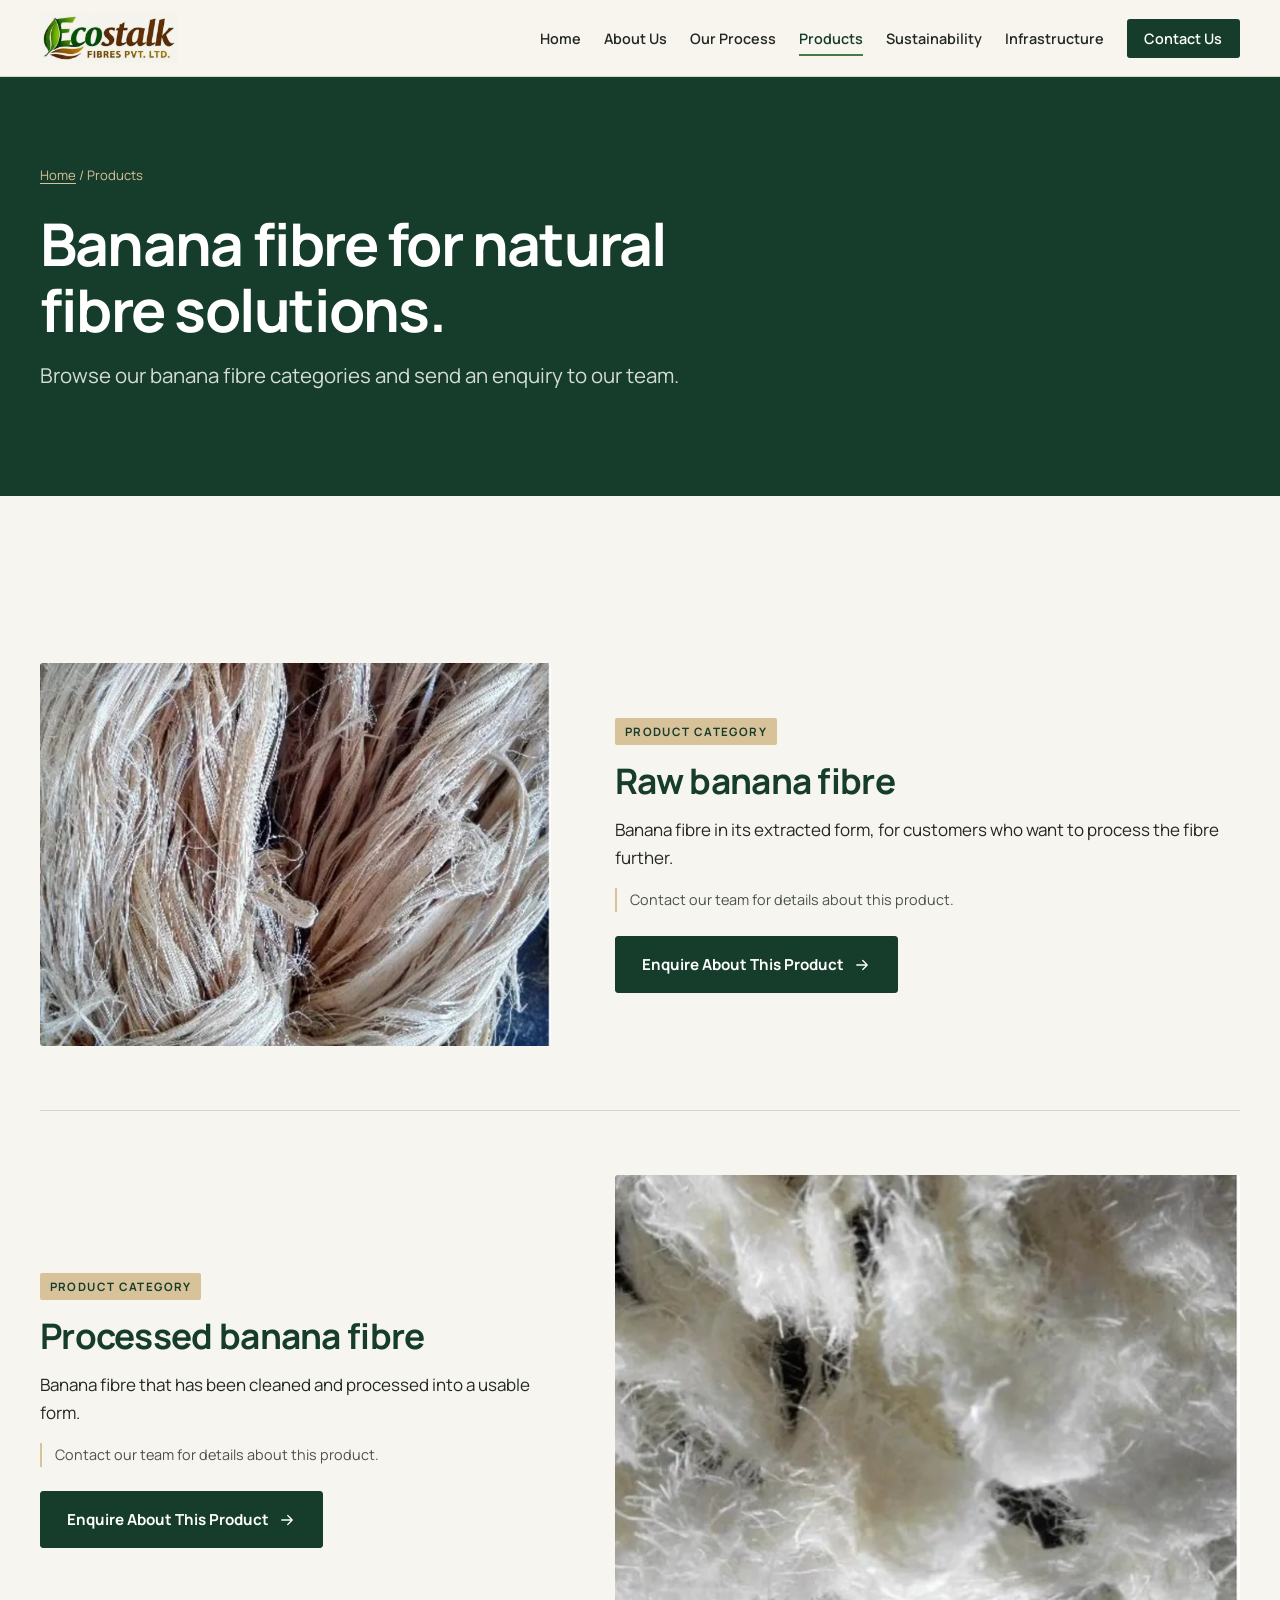
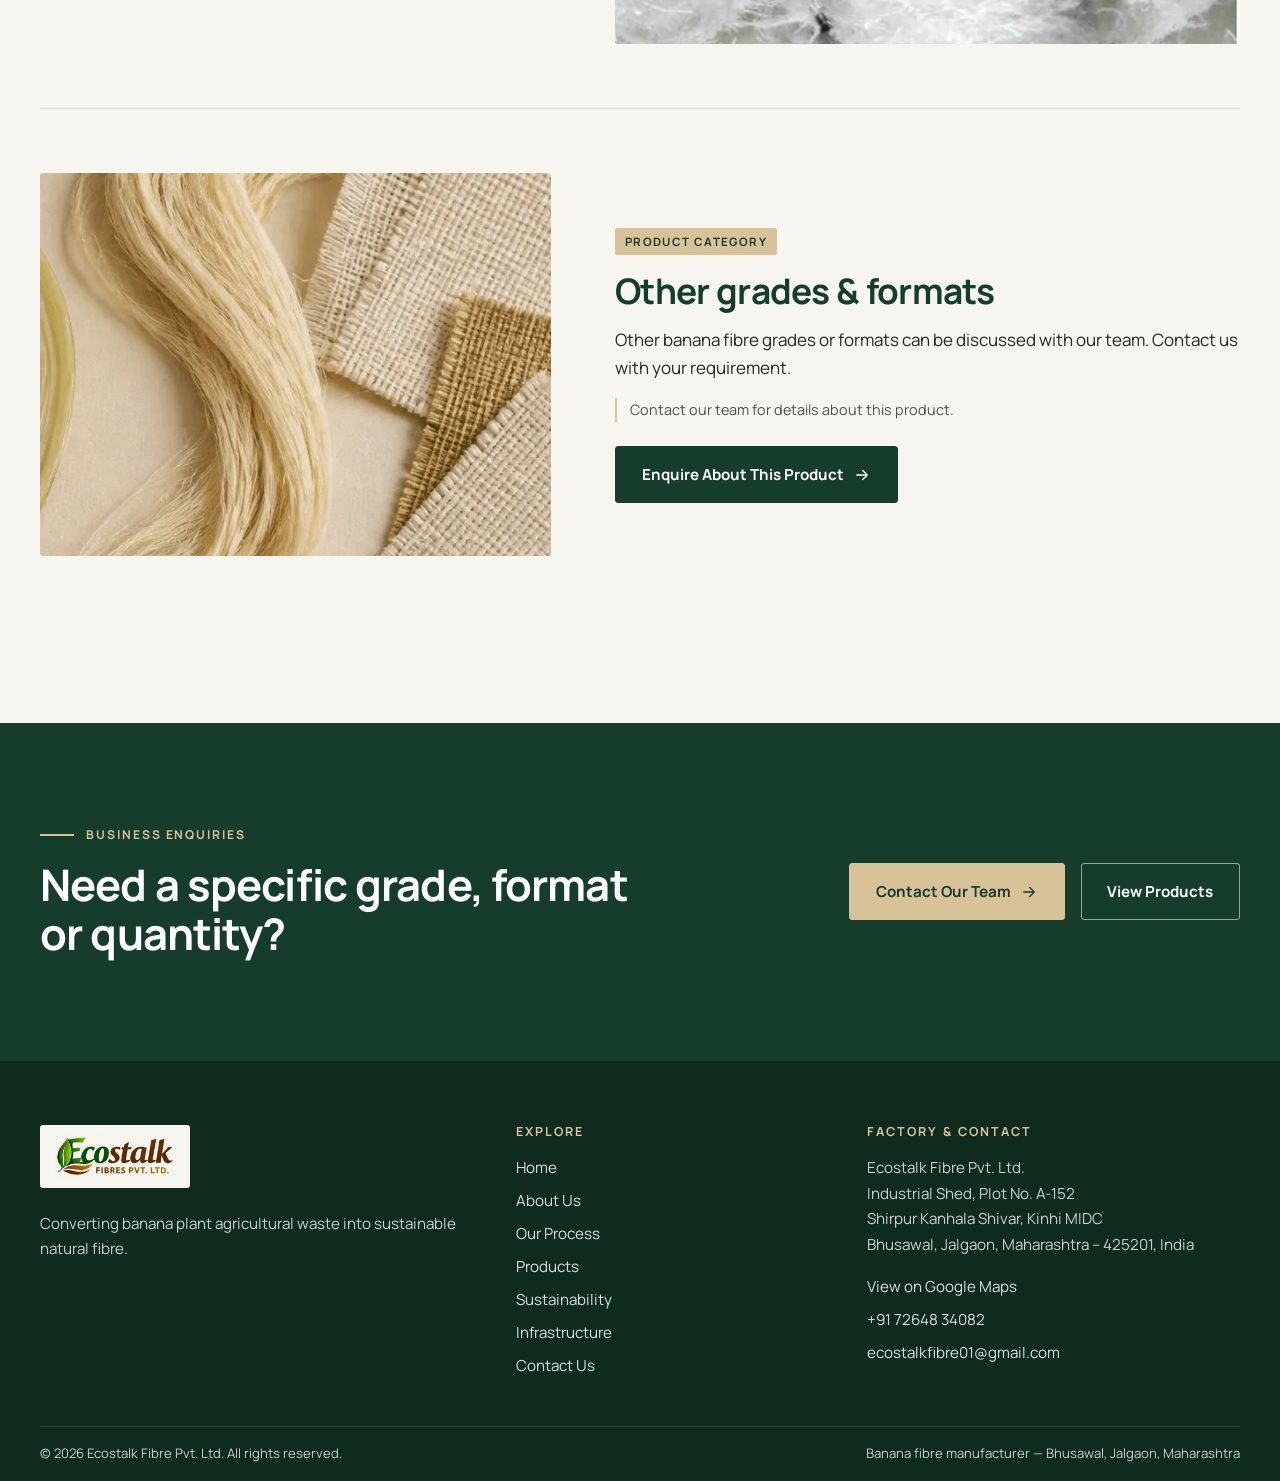
<file: products.html>
<!doctype html>
<html lang="en">
<head>
<meta charset="utf-8">
<meta name="viewport" content="width=device-width, initial-scale=1">
<title>Banana Fibre Products | Banana Fibre Supplier in India | Ecostalk</title>
<meta name="description" content="Explore banana fibre from Ecostalk Fibre Pvt. Ltd. — raw and processed banana fibre. Enquire with our team in Bhusawal, Maharashtra.">
<link rel="canonical" href="__SITE_URL__/products.html">
<meta name="theme-color" content="#163D2B">
<meta property="og:type" content="website">
<meta property="og:site_name" content="Ecostalk Fibre Pvt. Ltd.">
<meta property="og:title" content="Banana Fibre Products | Banana Fibre Supplier in India | Ecostalk">
<meta property="og:description" content="Explore banana fibre from Ecostalk Fibre Pvt. Ltd. — raw and processed banana fibre. Enquire with our team in Bhusawal, Maharashtra.">
<meta property="og:url" content="__SITE_URL__/products.html">
<meta property="og:image" content="__SITE_URL__/assets/images/sustainability/raw-fibre-hanks.jpg">
<meta property="og:locale" content="en_IN">
<meta name="twitter:card" content="summary_large_image">
<link rel="icon" href="assets/icons/favicon.ico" sizes="any">
<link rel="icon" type="image/png" sizes="32x32" href="assets/icons/favicon-32.png">
<link rel="apple-touch-icon" href="assets/icons/favicon-180.png">
<link rel="preconnect" href="https://fonts.googleapis.com">
<link rel="preconnect" href="https://fonts.gstatic.com" crossorigin>
<link rel="stylesheet" href="https://fonts.googleapis.com/css2?family=Manrope:wght@400;600;700;800&display=swap">
<link rel="stylesheet" href="assets/css/styles.css">

</head>
<body>
<a class="skip-link" href="#main">Skip to main content</a>
<header class="site-header"><div class="wrap"><a class="brand" href="index.html" aria-label="Ecostalk Fibre Pvt. Ltd. — home"><picture><source type="image/webp" srcset="assets/images/logo/ecostalk-logo.webp"><img src="assets/images/logo/ecostalk-logo.jpg" alt="Ecostalk Fibre Pvt. Ltd. logo" width="138" height="50"></picture></a><button class="nav-toggle" type="button" aria-expanded="false" aria-controls="site-nav" aria-label="Open menu"><svg viewBox="0 0 24 24" fill="none" stroke="currentColor" stroke-width="1.7" stroke-linecap="round" stroke-linejoin="round" aria-hidden="true" focusable="false"><path d="M4 7h16M4 12h16M4 17h16"/></svg></button><nav class="site-nav" id="site-nav" aria-label="Primary"><ul class="nav-list"><li><a href="index.html">Home</a></li><li><a href="about.html">About Us</a></li><li><a href="process.html">Our Process</a></li><li><a href="products.html" aria-current="page">Products</a></li><li><a href="sustainability.html">Sustainability</a></li><li><a href="infrastructure.html">Infrastructure</a></li><li><a class="nav-cta" href="contact.html">Contact Us</a></li></ul></nav></div></header>
<main id="main">
<section class="page-hero on-dark"><div class="wrap"><p class="crumbs"><a href="index.html">Home</a> / Products</p><h1>Banana fibre for natural fibre solutions.</h1><p class="lead">Browse our banana fibre categories and send an enquiry to our team.</p></div></section>
<section class="section"><div class="wrap">
 <div class="wrap" style="padding:0"><article class="product reveal" id="raw-fibre"><figure class="figure"><picture><source type="image/webp" srcset="assets/images/sustainability/raw-fibre-hanks.webp"><img src="assets/images/sustainability/raw-fibre-hanks.jpg" alt="Raw banana fibre arranged in loose hanks (illustrative image)" width="638" height="710" loading="lazy" decoding="async"></picture></figure><div><span class="tag">Product category</span><h2>Raw banana fibre</h2><p>Banana fibre in its extracted form, for customers who want to process the fibre further.</p><p class="spec-note">Contact our team for details about this product.</p><div class="btn-row"><a class="btn" data-enquire="Raw Banana Fibre" href="contact.html#enquiry">Enquire About This Product <svg viewBox="0 0 24 24" fill="none" stroke="currentColor" stroke-width="1.7" stroke-linecap="round" stroke-linejoin="round" aria-hidden="true" focusable="false"><path d="M5 12h14M13 6l6 6-6 6"/></svg></a></div></div></article><article class="product reveal" id="processed-fibre"><figure class="figure"><picture><source type="image/webp" srcset="assets/images/sustainability/fibre-closeup.webp"><img src="assets/images/sustainability/fibre-closeup.jpg" alt="Soft, white processed banana fibre close-up (illustrative image)" width="638" height="694" loading="lazy" decoding="async"></picture></figure><div><span class="tag">Product category</span><h2>Processed banana fibre</h2><p>Banana fibre that has been cleaned and processed into a usable form.</p><p class="spec-note">Contact our team for details about this product.</p><div class="btn-row"><a class="btn" data-enquire="Processed Banana Fibre" href="contact.html#enquiry">Enquire About This Product <svg viewBox="0 0 24 24" fill="none" stroke="currentColor" stroke-width="1.7" stroke-linecap="round" stroke-linejoin="round" aria-hidden="true" focusable="false"><path d="M5 12h14M13 6l6 6-6 6"/></svg></a></div></div></article><article class="product reveal" id="other-formats"><figure class="figure"><picture><source type="image/webp" srcset="assets/images/fibre/fibre-hank-detail.webp"><img src="assets/images/fibre/fibre-hank-detail.jpg" alt="Banana fibre hank with natural fibre fabric samples (illustrative image)" width="580" height="788" loading="lazy" decoding="async"></picture></figure><div><span class="tag">Product category</span><h2>Other grades &amp; formats</h2><p>Other banana fibre grades or formats can be discussed with our team. Contact us with your requirement.</p><p class="spec-note">Contact our team for details about this product.</p><div class="btn-row"><a class="btn" data-enquire="Other Banana Fibre Grades / Formats" href="contact.html#enquiry">Enquire About This Product <svg viewBox="0 0 24 24" fill="none" stroke="currentColor" stroke-width="1.7" stroke-linecap="round" stroke-linejoin="round" aria-hidden="true" focusable="false"><path d="M5 12h14M13 6l6 6-6 6"/></svg></a></div></div></article></div>
</div></section>
<section class="section section--dark cta-band on-dark"><div class="wrap reveal"><div><p class="eyebrow">Business enquiries</p><h2>Need a specific grade, format or quantity?</h2></div><div class="btn-row" style="margin:0"><a class="btn" href="contact.html#enquiry">Contact Our Team <svg viewBox="0 0 24 24" fill="none" stroke="currentColor" stroke-width="1.7" stroke-linecap="round" stroke-linejoin="round" aria-hidden="true" focusable="false"><path d="M5 12h14M13 6l6 6-6 6"/></svg></a><a class="btn btn--ghost" href="products.html">View Products</a></div></div></section>

</main>
<footer class="site-footer"><div class="wrap"><div class="footer-grid"><div><a class="footer-logo" href="index.html"><picture><source type="image/webp" srcset="assets/images/logo/ecostalk-logo.webp"><img src="assets/images/logo/ecostalk-logo.jpg" alt="Ecostalk Fibre Pvt. Ltd." width="121" height="44" loading="lazy"></picture></a><p>Converting banana plant agricultural waste into sustainable natural fibre.</p></div><div><h3>Explore</h3><ul><li><a href="index.html">Home</a></li><li><a href="about.html">About Us</a></li><li><a href="process.html">Our Process</a></li><li><a href="products.html">Products</a></li><li><a href="sustainability.html">Sustainability</a></li><li><a href="infrastructure.html">Infrastructure</a></li><li><a href="contact.html">Contact Us</a></li></ul></div><div><h3>Factory &amp; contact</h3><address>Ecostalk Fibre Pvt. Ltd.<br>Industrial Shed, Plot No. A-152<br>Shirpur Kanhala Shivar, Kinhi MIDC<br>Bhusawal, Jalgaon, Maharashtra – 425201, India</address><ul style="margin-top:1rem"><li><a data-config="maps" href="#" target="_blank" rel="noopener">View on Google Maps<span class="sr-only"> (opens in a new tab)</span></a></li><li><a data-config="phone" href="tel:+917264834082">+91 72648 34082</a></li><li><a data-config="email" href="mailto:ecostalkfibre01@gmail.com">ecostalkfibre01@gmail.com</a></li></ul></div></div><div class="footer-bottom"><span>&copy; <span data-year>2026</span> Ecostalk Fibre Pvt. Ltd. All rights reserved.</span><span>Banana fibre manufacturer — Bhusawal, Jalgaon, Maharashtra</span></div></div></footer>
<script src="assets/config/site-config.js"></script>
<script src="assets/js/main.js" defer></script>
</body>
</html>
</file>
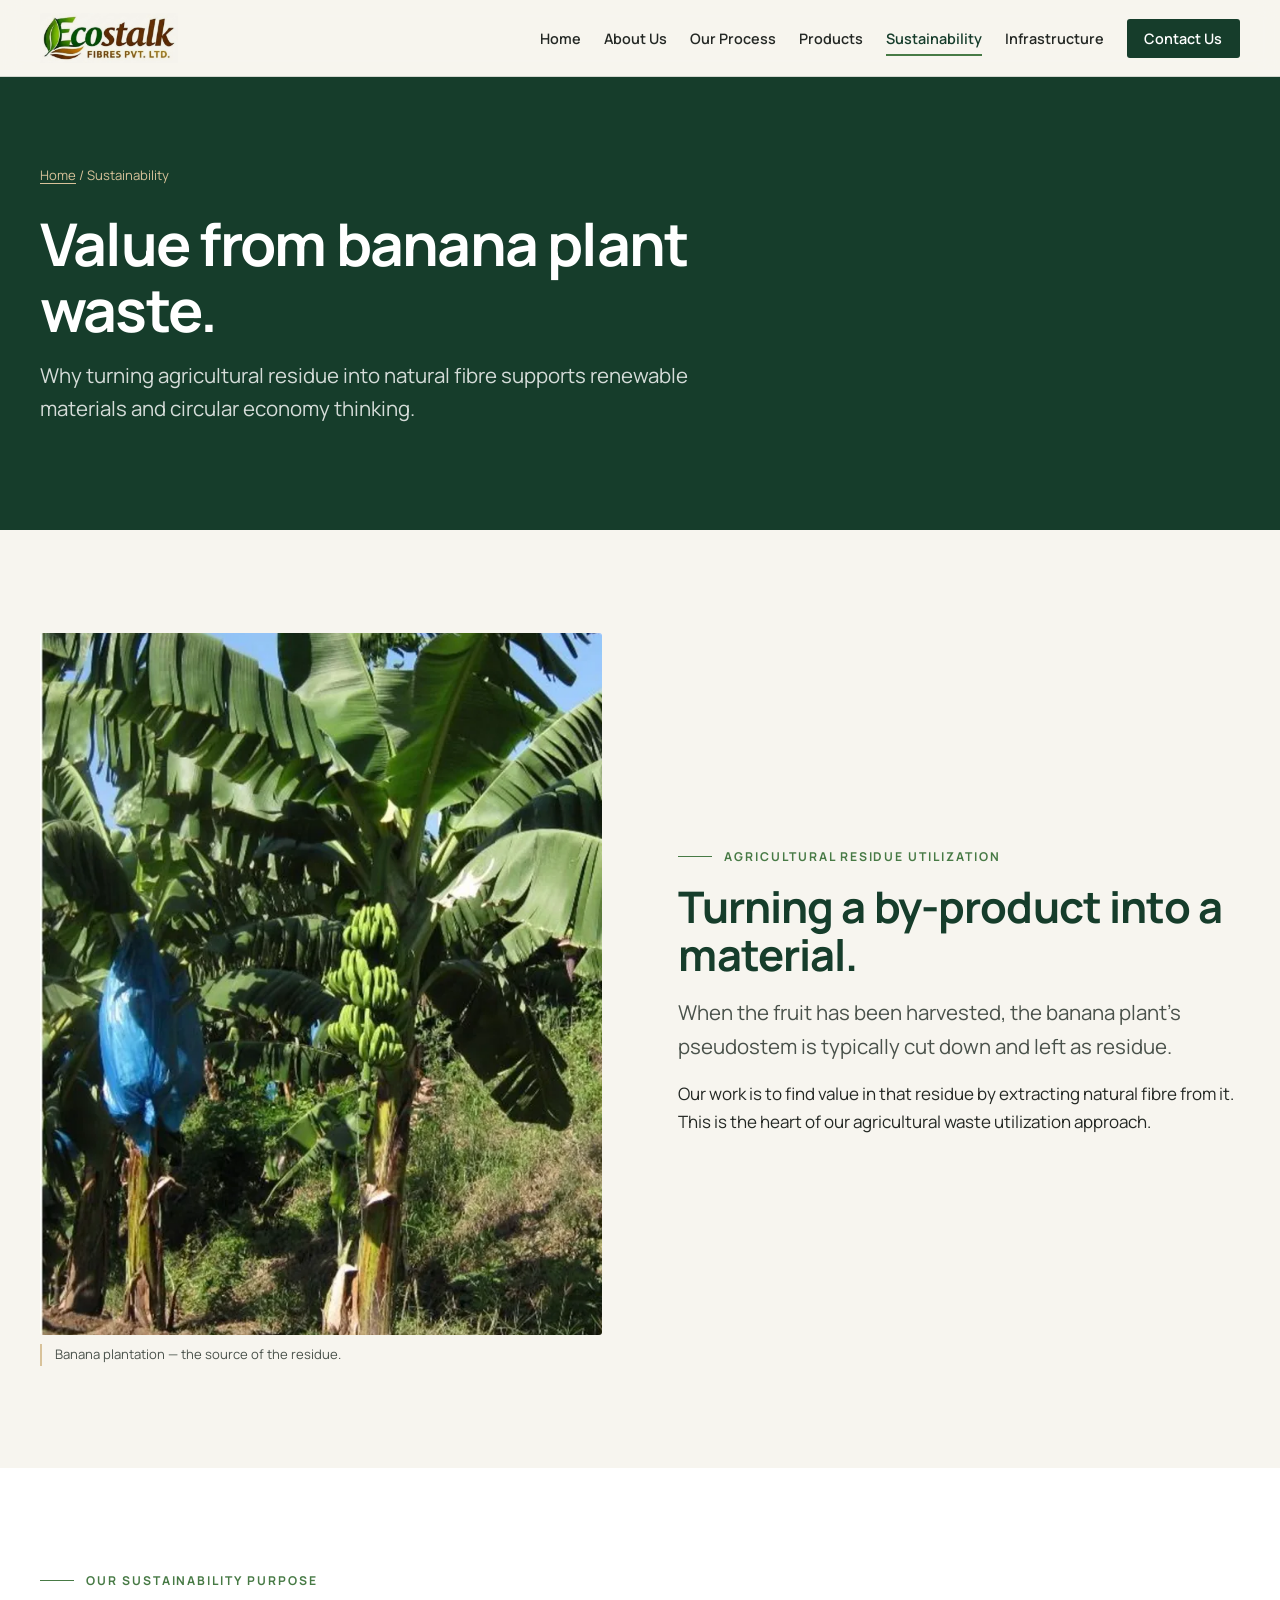
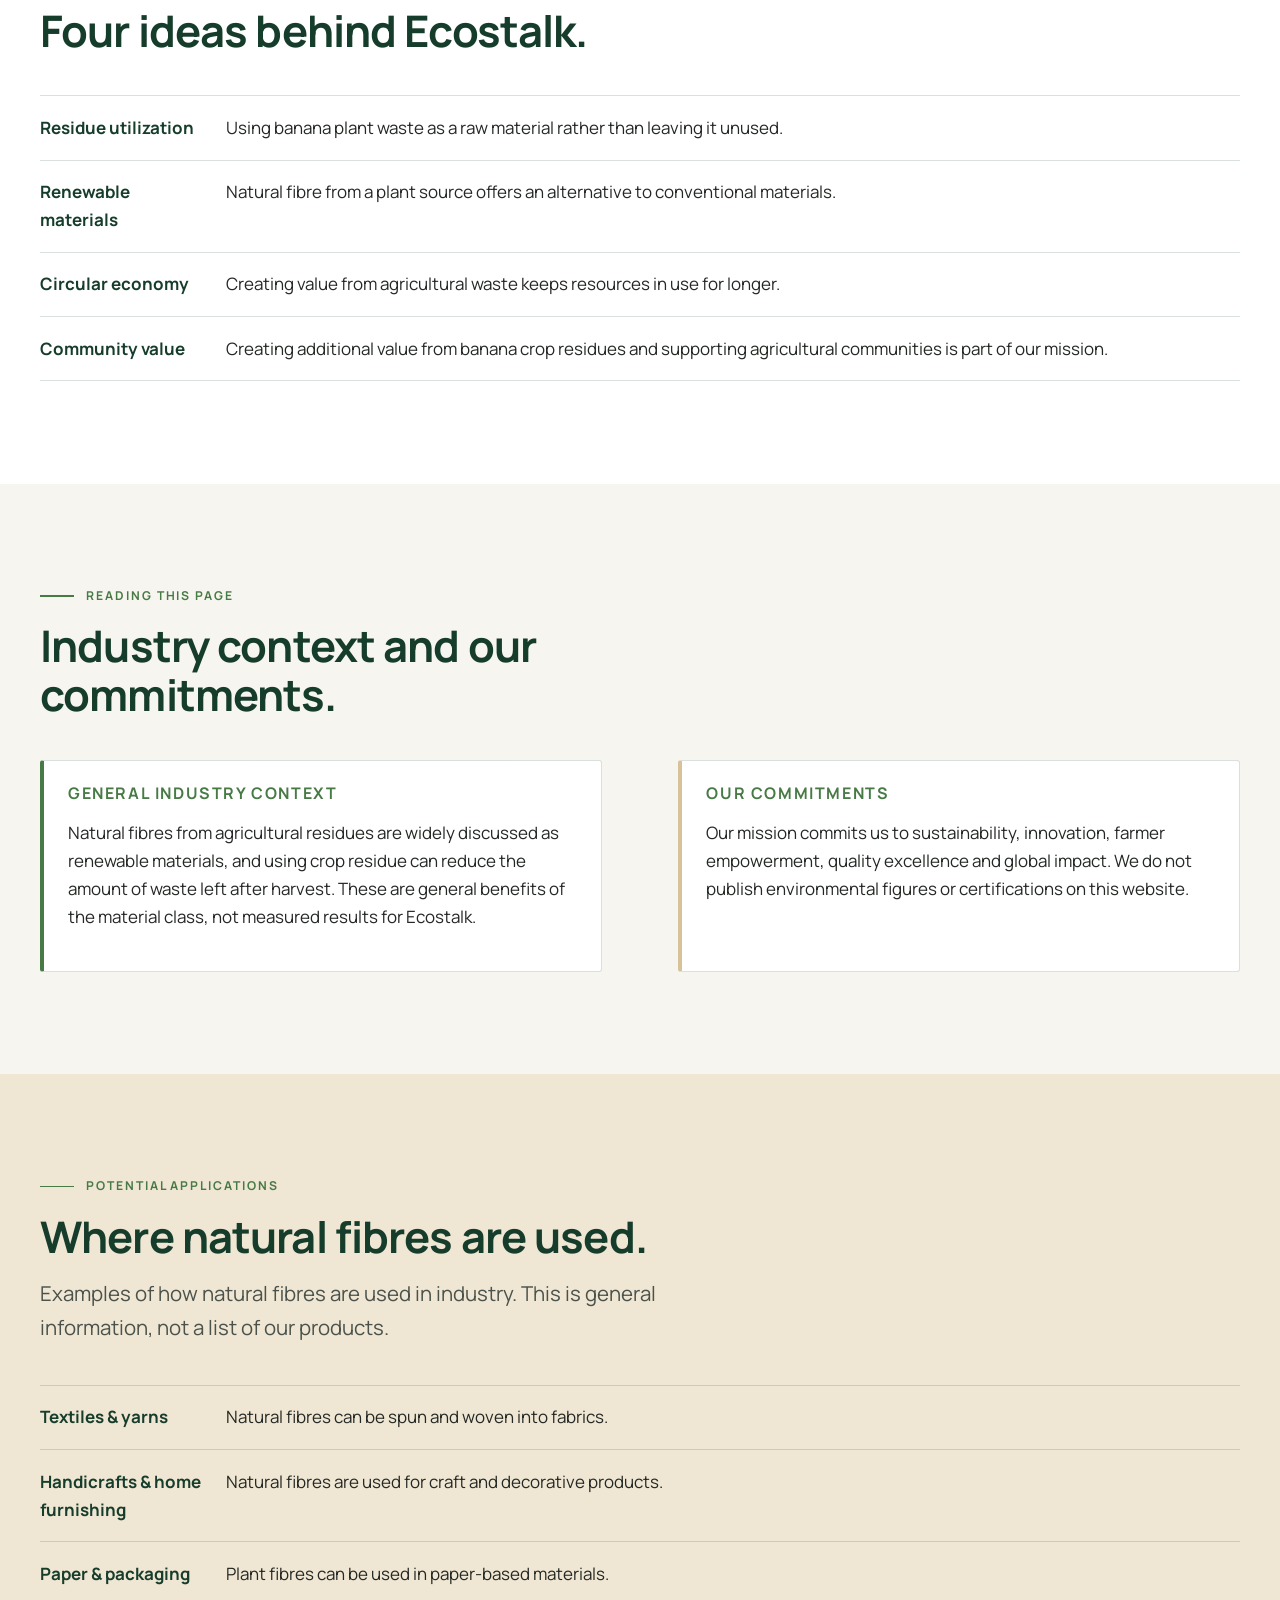
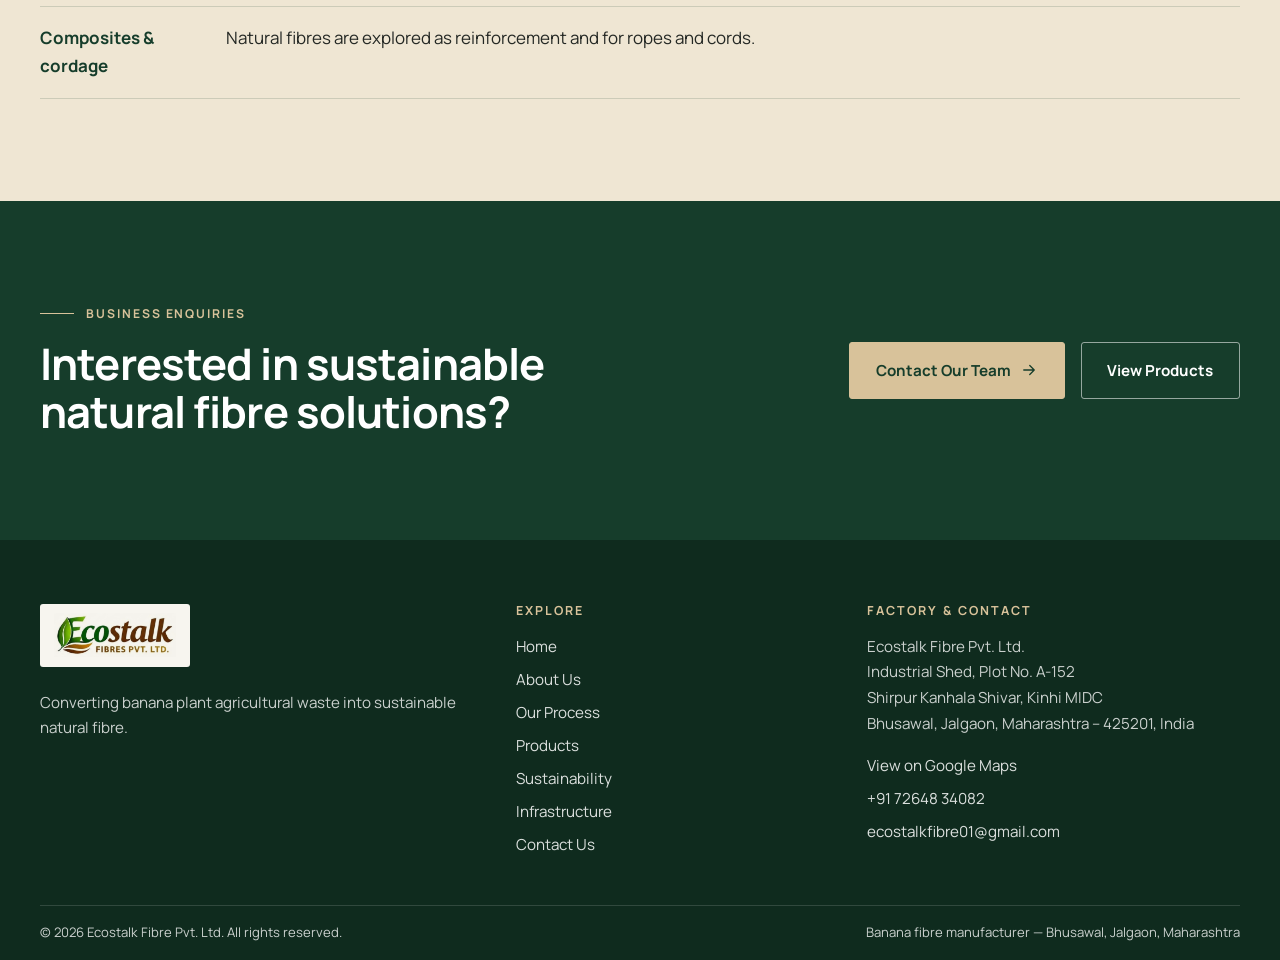
<file: sustainability.html>
<!doctype html>
<html lang="en">
<head>
<meta charset="utf-8">
<meta name="viewport" content="width=device-width, initial-scale=1">
<title>Sustainability | Agricultural Waste Utilization | Ecostalk Fibre</title>
<meta name="description" content="How Ecostalk Fibre Pvt. Ltd. turns banana plant agricultural waste into sustainable natural fibre and supports circular economy principles.">
<link rel="canonical" href="__SITE_URL__/sustainability.html">
<meta name="theme-color" content="#163D2B">
<meta property="og:type" content="website">
<meta property="og:site_name" content="Ecostalk Fibre Pvt. Ltd.">
<meta property="og:title" content="Sustainability | Agricultural Waste Utilization | Ecostalk Fibre">
<meta property="og:description" content="How Ecostalk Fibre Pvt. Ltd. turns banana plant agricultural waste into sustainable natural fibre and supports circular economy principles.">
<meta property="og:url" content="__SITE_URL__/sustainability.html">
<meta property="og:image" content="__SITE_URL__/assets/images/sustainability/banana-plantation.jpg">
<meta property="og:locale" content="en_IN">
<meta name="twitter:card" content="summary_large_image">
<link rel="icon" href="assets/icons/favicon.ico" sizes="any">
<link rel="icon" type="image/png" sizes="32x32" href="assets/icons/favicon-32.png">
<link rel="apple-touch-icon" href="assets/icons/favicon-180.png">
<link rel="preconnect" href="https://fonts.googleapis.com">
<link rel="preconnect" href="https://fonts.gstatic.com" crossorigin>
<link rel="stylesheet" href="https://fonts.googleapis.com/css2?family=Manrope:wght@400;600;700;800&display=swap">
<link rel="stylesheet" href="assets/css/styles.css">

</head>
<body>
<a class="skip-link" href="#main">Skip to main content</a>
<header class="site-header"><div class="wrap"><a class="brand" href="index.html" aria-label="Ecostalk Fibre Pvt. Ltd. — home"><picture><source type="image/webp" srcset="assets/images/logo/ecostalk-logo.webp"><img src="assets/images/logo/ecostalk-logo.jpg" alt="Ecostalk Fibre Pvt. Ltd. logo" width="138" height="50"></picture></a><button class="nav-toggle" type="button" aria-expanded="false" aria-controls="site-nav" aria-label="Open menu"><svg viewBox="0 0 24 24" fill="none" stroke="currentColor" stroke-width="1.7" stroke-linecap="round" stroke-linejoin="round" aria-hidden="true" focusable="false"><path d="M4 7h16M4 12h16M4 17h16"/></svg></button><nav class="site-nav" id="site-nav" aria-label="Primary"><ul class="nav-list"><li><a href="index.html">Home</a></li><li><a href="about.html">About Us</a></li><li><a href="process.html">Our Process</a></li><li><a href="products.html">Products</a></li><li><a href="sustainability.html" aria-current="page">Sustainability</a></li><li><a href="infrastructure.html">Infrastructure</a></li><li><a class="nav-cta" href="contact.html">Contact Us</a></li></ul></nav></div></header>
<main id="main">
<section class="page-hero on-dark"><div class="wrap"><p class="crumbs"><a href="index.html">Home</a> / Sustainability</p><h1>Value from banana plant waste.</h1><p class="lead">Why turning agricultural residue into natural fibre supports renewable materials and circular economy thinking.</p></div></section>
<section class="section"><div class="wrap split">
 <figure class="figure reveal"><picture><source type="image/webp" srcset="assets/images/sustainability/banana-plantation.webp"><img src="assets/images/sustainability/banana-plantation.jpg" alt="Banana plants on a plantation with a green bunch of bananas" class="ratio-45" width="680" height="1020" loading="lazy" decoding="async"></picture><figcaption>Banana plantation — the source of the residue.</figcaption></figure>
 <div class="reveal"><p class="eyebrow">Agricultural residue utilization</p><h2>Turning a by-product into a material.</h2>
 <p class="lead">When the fruit has been harvested, the banana plant's pseudostem is typically cut down and left as residue.</p>
 <p>Our work is to find value in that residue by extracting natural fibre from it. This is the heart of our agricultural waste utilization approach.</p></div>
</div></section>

<section class="section section--white"><div class="wrap">
 <div class="section-head reveal"><p class="eyebrow">Our sustainability purpose</p><h2>Four ideas behind Ecostalk.</h2></div>
 <ul class="rule-list reveal">
  <li><strong>Residue utilization</strong><span>Using banana plant waste as a raw material rather than leaving it unused.</span></li>
  <li><strong>Renewable materials</strong><span>Natural fibre from a plant source offers an alternative to conventional materials.</span></li>
  <li><strong>Circular economy</strong><span>Creating value from agricultural waste keeps resources in use for longer.</span></li>
  <li><strong>Community value</strong><span>Creating additional value from banana crop residues and supporting agricultural communities is part of our mission.</span></li>
 </ul>
</div></section>

<section class="section"><div class="wrap">
 <div class="section-head reveal"><p class="eyebrow">Reading this page</p><h2>Industry context and our commitments.</h2></div>
 <div class="split" style="align-items:stretch">
  <div class="callout reveal"><h3>General industry context</h3><p>Natural fibres from agricultural residues are widely discussed as renewable materials, and using crop residue can reduce the amount of waste left after harvest. These are general benefits of the material class, not measured results for Ecostalk.</p></div>
  <div class="callout callout--note reveal"><h3>Our commitments</h3><p>Our mission commits us to sustainability, innovation, farmer empowerment, quality excellence and global impact. We do not publish environmental figures or certifications on this website.</p></div>
 </div>
</div></section>

<section class="section section--beige"><div class="wrap">
 <div class="section-head reveal"><p class="eyebrow">Potential applications</p><h2>Where natural fibres are used.</h2>
 <p class="lead">Examples of how natural fibres are used in industry. This is general information, not a list of our products.</p></div>
 <ul class="rule-list reveal">
  <li><strong>Textiles &amp; yarns</strong><span>Natural fibres can be spun and woven into fabrics.</span></li>
  <li><strong>Handicrafts &amp; home furnishing</strong><span>Natural fibres are used for craft and decorative products.</span></li>
  <li><strong>Paper &amp; packaging</strong><span>Plant fibres can be used in paper-based materials.</span></li>
  <li><strong>Composites &amp; cordage</strong><span>Natural fibres are explored as reinforcement and for ropes and cords.</span></li>
 </ul>
</div></section>
<section class="section section--dark cta-band on-dark"><div class="wrap reveal"><div><p class="eyebrow">Business enquiries</p><h2>Interested in sustainable natural fibre solutions?</h2></div><div class="btn-row" style="margin:0"><a class="btn" href="contact.html#enquiry">Contact Our Team <svg viewBox="0 0 24 24" fill="none" stroke="currentColor" stroke-width="1.7" stroke-linecap="round" stroke-linejoin="round" aria-hidden="true" focusable="false"><path d="M5 12h14M13 6l6 6-6 6"/></svg></a><a class="btn btn--ghost" href="products.html">View Products</a></div></div></section>

</main>
<footer class="site-footer"><div class="wrap"><div class="footer-grid"><div><a class="footer-logo" href="index.html"><picture><source type="image/webp" srcset="assets/images/logo/ecostalk-logo.webp"><img src="assets/images/logo/ecostalk-logo.jpg" alt="Ecostalk Fibre Pvt. Ltd." width="121" height="44" loading="lazy"></picture></a><p>Converting banana plant agricultural waste into sustainable natural fibre.</p></div><div><h3>Explore</h3><ul><li><a href="index.html">Home</a></li><li><a href="about.html">About Us</a></li><li><a href="process.html">Our Process</a></li><li><a href="products.html">Products</a></li><li><a href="sustainability.html">Sustainability</a></li><li><a href="infrastructure.html">Infrastructure</a></li><li><a href="contact.html">Contact Us</a></li></ul></div><div><h3>Factory &amp; contact</h3><address>Ecostalk Fibre Pvt. Ltd.<br>Industrial Shed, Plot No. A-152<br>Shirpur Kanhala Shivar, Kinhi MIDC<br>Bhusawal, Jalgaon, Maharashtra – 425201, India</address><ul style="margin-top:1rem"><li><a data-config="maps" href="#" target="_blank" rel="noopener">View on Google Maps<span class="sr-only"> (opens in a new tab)</span></a></li><li><a data-config="phone" href="tel:+917264834082">+91 72648 34082</a></li><li><a data-config="email" href="mailto:ecostalkfibre01@gmail.com">ecostalkfibre01@gmail.com</a></li></ul></div></div><div class="footer-bottom"><span>&copy; <span data-year>2026</span> Ecostalk Fibre Pvt. Ltd. All rights reserved.</span><span>Banana fibre manufacturer — Bhusawal, Jalgaon, Maharashtra</span></div></div></footer>
<script src="assets/config/site-config.js"></script>
<script src="assets/js/main.js" defer></script>
</body>
</html>
</file>
<file: assets/css/styles.css>
/* Ecostalk Fibre Pvt. Ltd. — site styles
   Tokens first; everything else uses them. */
:root{
  --forest:#163D2B; --leaf:#477A45; --ivory:#F7F5EF; --beige:#D8C29A; --charcoal:#242824; --white:#fff;
  --ink-soft:#4a524b; --line:rgba(22,61,43,.16); --beige-soft:#efe6d3;
  --font:"Manrope","Inter",system-ui,-apple-system,"Segoe UI",Roboto,Arial,sans-serif;
  --s1:.5rem; --s2:1rem; --s3:1.5rem; --s4:2.5rem; --s5:4rem; --s6:6.5rem;
  --wrap:1200px; --gutter:clamp(1.25rem,4vw,2.5rem); --radius:3px;
  --header-h:76px;
}
*,*::before,*::after{box-sizing:border-box}
html{scroll-behavior:smooth;-webkit-text-size-adjust:100%;scroll-padding-top:calc(var(--header-h) + 16px)}
body{margin:0;font-family:var(--font);font-size:1.0625rem;line-height:1.65;color:var(--charcoal);background:var(--ivory);overflow-x:hidden}
img{max-width:100%;height:auto;display:block}
h1,h2,h3,h4{font-weight:700;line-height:1.12;letter-spacing:-.02em;margin:0 0 var(--s2);color:var(--forest)}
h1{font-size:clamp(2.4rem,5.4vw,4.4rem);letter-spacing:-.03em}
h2{font-size:clamp(1.8rem,3.4vw,2.8rem)}
h3{font-size:1.25rem;letter-spacing:-.01em}
p{margin:0 0 var(--s2)}
a{color:var(--forest);text-underline-offset:3px}
a:hover{color:var(--leaf)}
:focus-visible{outline:3px solid var(--leaf);outline-offset:3px;border-radius:2px}
.on-dark :focus-visible,.site-footer :focus-visible{outline-color:var(--beige)}
.wrap{width:100%;max-width:calc(var(--wrap) + 2*var(--gutter));margin-inline:auto;padding-inline:var(--gutter)}
.skip-link{position:absolute;left:-999px;top:0;background:var(--forest);color:#fff;padding:.75rem 1rem;z-index:200}
.skip-link:focus{left:0}
.sr-only{position:absolute;width:1px;height:1px;overflow:hidden;clip:rect(0 0 0 0);white-space:nowrap}

/* Header */
.site-header{position:sticky;top:0;z-index:100;background:rgba(247,245,239,.94);backdrop-filter:blur(10px);border-bottom:1px solid var(--line)}
.site-header .wrap{display:flex;align-items:center;justify-content:space-between;height:var(--header-h);gap:var(--s3)}
.brand{display:block;flex:none}
.brand img{height:50px;width:auto;mix-blend-mode:multiply}
.nav-list{display:flex;gap:clamp(.9rem,1.8vw,1.9rem);list-style:none;margin:0;padding:0;align-items:center}
.nav-list a{font-size:.9rem;font-weight:600;text-decoration:none;color:var(--charcoal);padding:.4rem 0;border-bottom:2px solid transparent;white-space:nowrap}
.nav-list a:hover,.nav-list a[aria-current="page"]{border-color:var(--leaf);color:var(--forest)}
.nav-list .nav-cta{background:var(--forest);color:#fff;padding:.6rem 1.1rem;border-radius:var(--radius);border:0}
.nav-list .nav-cta:hover{background:var(--leaf);color:#fff}
.nav-toggle{display:none;background:none;border:1px solid var(--line);border-radius:var(--radius);width:46px;height:46px;cursor:pointer;color:var(--forest);align-items:center;justify-content:center}
.nav-toggle svg{width:24px;height:24px}
@media (max-width:1060px){
  .nav-toggle{display:inline-flex}
  .site-nav{position:fixed;inset:var(--header-h) 0 auto 0;background:var(--ivory);border-bottom:1px solid var(--line);padding:var(--s2) var(--gutter) var(--s3);display:none;max-height:calc(100dvh - var(--header-h));overflow:auto}
  .site-nav.is-open{display:block}
  .nav-list{flex-direction:column;align-items:stretch;gap:0}
  .nav-list a{display:block;padding:1rem 0;font-size:1.05rem;border-bottom:1px solid var(--line)}
  .nav-list .nav-cta{margin-top:var(--s2);text-align:center;border-bottom:0}
}

/* Buttons */
.btn{display:inline-flex;align-items:center;gap:.6rem;font:inherit;font-weight:700;font-size:.95rem;padding:.95rem 1.6rem;border-radius:var(--radius);text-decoration:none;border:1.5px solid var(--forest);background:var(--forest);color:#fff;cursor:pointer;transition:background .25s,color .25s,transform .25s}
.btn:hover{background:var(--leaf);border-color:var(--leaf);color:#fff}
.btn svg{width:18px;height:18px;transition:transform .25s}
.btn:hover svg{transform:translateX(3px)}
.btn--ghost{background:transparent;color:var(--forest)}
.btn--ghost:hover{background:var(--forest);border-color:var(--forest)}
.on-dark .btn,.section--dark .btn{background:var(--beige);border-color:var(--beige);color:var(--forest)}
.on-dark .btn:hover,.section--dark .btn:hover{background:#fff;border-color:#fff;color:var(--forest)}
.on-dark .btn--ghost,.section--dark .btn--ghost{background:transparent;color:#fff;border-color:rgba(255,255,255,.55)}
.on-dark .btn--ghost:hover,.section--dark .btn--ghost:hover{background:rgba(255,255,255,.12);border-color:#fff;color:#fff}
.btn-row{display:flex;flex-wrap:wrap;gap:var(--s2);margin-top:var(--s3)}

/* Sections */
.section{padding-block:clamp(3.5rem,8vw,var(--s6))}
.section--white{background:var(--white)}
.section--beige{background:var(--beige-soft)}
.section--dark{background:var(--forest);color:rgba(255,255,255,.88)}
.section--dark h1,.section--dark h2,.section--dark h3{color:#fff}
.eyebrow{display:flex;align-items:center;gap:.75rem;text-transform:uppercase;letter-spacing:.16em;font-size:.76rem;font-weight:700;color:var(--leaf);margin-bottom:var(--s2)}
.eyebrow::before{content:"";width:34px;height:1.5px;background:currentColor}
.section--dark .eyebrow,.on-dark .eyebrow{color:var(--beige)}
.lead{font-size:clamp(1.1rem,1.6vw,1.3rem);color:var(--ink-soft);max-width:60ch}
.section--dark .lead,.on-dark .lead{color:rgba(255,255,255,.82)}
.section-head{max-width:760px;margin-bottom:var(--s4)}
.split{display:grid;grid-template-columns:1fr 1fr;gap:clamp(2rem,6vw,5.5rem);align-items:center}
.split--wide-text{grid-template-columns:1.15fr .85fr}
@media (max-width:860px){.split,.split--wide-text{grid-template-columns:1fr}.split .order-first-m{order:-1}}
.measure{max-width:64ch}

/* Hero */
.hero{background:var(--forest);color:#fff;overflow:hidden;position:relative}
.hero .wrap{display:grid;grid-template-columns:1.05fr .95fr;gap:clamp(2rem,5vw,4.5rem);align-items:center;min-height:min(86vh,780px);padding-block:var(--s5)}
.hero h1{color:#fff;margin-bottom:var(--s3)}
.hero h1 em{font-style:normal;color:var(--beige)}
.hero-figure{position:relative;align-self:stretch;min-height:420px;margin-right:calc(-1*var(--gutter))}
.hero-figure img{position:absolute;inset:0;width:100%;height:100%;object-fit:cover}
.hero-figure::after{content:"";position:absolute;inset:0;background:linear-gradient(90deg,rgba(22,61,43,.55),rgba(22,61,43,0) 35%)}
.hero-caption{position:absolute;left:0;bottom:0;z-index:2;background:var(--ivory);color:var(--forest);font-size:.78rem;font-weight:600;padding:.6rem 1rem;letter-spacing:.02em}
@media (max-width:900px){
  .hero .wrap{grid-template-columns:1fr;min-height:0;padding-bottom:0}
  .hero-figure{margin:var(--s3) calc(-1*var(--gutter)) 0;min-height:300px;aspect-ratio:4/3}
}
.page-hero{background:var(--forest);color:#fff;padding-block:clamp(3rem,7vw,5.5rem)}
.page-hero h1{color:#fff;font-size:clamp(2.2rem,4.6vw,3.7rem);max-width:18ch}
.page-hero .lead{color:rgba(255,255,255,.82)}
.crumbs{font-size:.82rem;margin-bottom:var(--s3);color:var(--beige)}
.crumbs a{color:var(--beige)}

/* Figures */
.figure{margin:0}
.figure img{width:100%;object-fit:cover;border-radius:var(--radius)}
.figure figcaption{font-size:.82rem;color:var(--ink-soft);margin-top:.6rem;padding-left:.8rem;border-left:2px solid var(--beige)}
.ratio-43{aspect-ratio:4/3}.ratio-45{aspect-ratio:4/5}.ratio-169{aspect-ratio:16/9}.ratio-11{aspect-ratio:1}

/* Editorial lists */
.rule-list{list-style:none;padding:0;margin:var(--s3) 0 0;border-top:1px solid var(--line)}
.rule-list li{display:grid;grid-template-columns:minmax(120px,170px) 1fr;gap:var(--s2);padding:1.1rem 0;border-bottom:1px solid var(--line)}
.rule-list strong{color:var(--forest)}
@media (max-width:560px){.rule-list li{grid-template-columns:1fr;gap:.2rem}}
.section--dark .rule-list,.section--dark .rule-list li{border-color:rgba(255,255,255,.2)}
.section--dark .rule-list strong{color:var(--beige)}
.cols-3{display:grid;grid-template-columns:repeat(3,1fr);gap:0;border-top:1px solid var(--line)}
.cols-3>*{padding:var(--s3) var(--s3) var(--s3) 0;border-bottom:1px solid var(--line)}
.col-item .num{font-size:.8rem;font-weight:700;color:var(--leaf);letter-spacing:.12em}
.col-item svg{width:34px;height:34px;color:var(--leaf);margin-bottom:var(--s2)}
@media (min-width:861px){.cols-3>*+*{padding-left:var(--s3);border-left:1px solid var(--line)}}
@media (max-width:860px){.cols-3{grid-template-columns:1fr}}

/* Process */
.steps{list-style:none;margin:0;padding:0;display:grid;grid-template-columns:repeat(6,1fr);gap:var(--s2);counter-reset:s;position:relative}
.step{position:relative;padding-top:3.6rem}
.step::before{content:counter(s,decimal-leading-zero);counter-increment:s;position:absolute;top:0;left:0;width:2.6rem;height:2.6rem;border-radius:50%;background:var(--forest);color:#fff;font-weight:700;font-size:.9rem;display:grid;place-items:center;z-index:1}
.step::after{content:"";position:absolute;top:1.3rem;left:2.6rem;right:-1rem;height:1.5px;background:var(--beige)}
.step:last-child::after{display:none}
.step h3{font-size:1.05rem}
.step p{font-size:.92rem;color:var(--ink-soft)}
.step .thumb{aspect-ratio:3/4;object-fit:cover;width:100%;border-radius:var(--radius);margin-bottom:var(--s2);background:var(--beige-soft)}
.step .thumb--icon{display:grid;place-items:center;color:var(--leaf)}
.step .thumb--icon svg{width:44%;height:auto}
@media (max-width:1060px){
  .steps{grid-template-columns:1fr;gap:0}
  .step{padding:0 0 var(--s4) 4rem;display:grid;grid-template-columns:minmax(0,1fr);}
  .step::before{top:0}
  .step::after{display:block;top:2.6rem;bottom:0;left:1.3rem;right:auto;width:1.5px;height:auto}
  .step .thumb{max-width:260px;aspect-ratio:4/3}
}
.process-list{display:none}

/* Products */
.product{display:grid;grid-template-columns:.9fr 1.1fr;gap:clamp(2rem,5vw,4.5rem);align-items:center;padding-block:var(--s5);border-top:1px solid var(--line)}
.product:first-of-type{border-top:0}
.product:nth-of-type(even) .figure{order:2}
.product .figure img{aspect-ratio:4/3}
.product h2{font-size:clamp(1.6rem,2.8vw,2.2rem)}
.tag{display:inline-block;font-size:.72rem;font-weight:700;letter-spacing:.12em;text-transform:uppercase;color:var(--forest);background:var(--beige);padding:.25rem .6rem;border-radius:2px;margin-bottom:var(--s2)}
.spec-note{font-size:.9rem;color:var(--ink-soft);border-left:2px solid var(--beige);padding-left:.8rem;margin:var(--s2) 0}
@media (max-width:860px){.product{grid-template-columns:1fr}.product:nth-of-type(even) .figure{order:0}}


/* Callouts */
.callout{background:var(--white);border:1px solid var(--line);border-left:4px solid var(--leaf);padding:var(--s3);border-radius:var(--radius)}
.callout h3{font-size:1rem;text-transform:uppercase;letter-spacing:.1em;color:var(--leaf)}
.callout--note{border-left-color:var(--beige)}
.pill-label{font-size:.72rem;font-weight:700;letter-spacing:.12em;text-transform:uppercase;color:var(--ink-soft)}

/* Gallery */
.gallery{display:grid;grid-template-columns:repeat(4,1fr);gap:var(--s2)}
.gallery .item{margin:0;position:relative}
.gallery .item.wide{grid-column:span 2}
.gallery button.thumb-btn{display:block;width:100%;padding:0;border:0;background:none;cursor:zoom-in;position:relative;overflow:hidden;border-radius:var(--radius);aspect-ratio:4/3}
.gallery button.thumb-btn img{width:100%;height:100%;object-fit:cover;transition:transform .6s ease}
.gallery button.thumb-btn:hover img{transform:scale(1.04)}
.gallery .item.wide button.thumb-btn{aspect-ratio:auto;height:100%}
.gallery figcaption{font-size:.82rem;color:var(--ink-soft);margin-top:.5rem}
@media (max-width:860px){.gallery{grid-template-columns:repeat(2,1fr)}}
@media (max-width:520px){.gallery{grid-template-columns:1fr}.gallery .item.wide{grid-column:auto}}
.lightbox{border:0;padding:0;background:transparent;max-width:100vw;max-height:100dvh;width:100%;height:100%;color:#fff}
.lightbox::backdrop{background:rgba(10,24,17,.92)}
.lightbox-inner{display:flex;flex-direction:column;align-items:center;justify-content:center;height:100%;padding:3.5rem 1rem 1.5rem;gap:var(--s2)}
.lightbox img{max-width:min(1200px,94vw);max-height:76dvh;width:auto;height:auto;object-fit:contain;border-radius:2px}
.lightbox p{margin:0;text-align:center;max-width:70ch;font-size:.95rem}
.lb-btn{position:absolute;background:rgba(255,255,255,.12);color:#fff;border:1px solid rgba(255,255,255,.35);width:46px;height:46px;border-radius:50%;cursor:pointer;display:grid;place-items:center}
.lb-btn:hover{background:rgba(255,255,255,.28)}
.lb-btn svg{width:22px;height:22px}
.lb-close{top:1rem;right:1rem}.lb-prev{left:1rem;top:50%}.lb-next{right:1rem;top:50%}

/* CTA band + footer */
.cta-band{text-align:left}
.cta-band .wrap{display:flex;flex-wrap:wrap;gap:var(--s3);align-items:center;justify-content:space-between}
.cta-band h2{margin:0;max-width:22ch}
.site-footer{background:#0f2b1e;color:rgba(255,255,255,.78);font-size:.95rem;padding-top:var(--s5)}
.site-footer a{color:rgba(255,255,255,.85);text-decoration:none}
.site-footer a:hover{color:var(--beige);text-decoration:underline}
.footer-grid{display:grid;grid-template-columns:1.4fr 1fr 1.2fr;gap:var(--s4);padding-bottom:var(--s4)}
.footer-logo{background:var(--ivory);display:inline-block;padding:.6rem .9rem;border-radius:var(--radius);margin-bottom:var(--s2)}
.footer-logo img{height:44px;width:auto;mix-blend-mode:multiply}
.site-footer h3{color:var(--beige);font-size:.78rem;text-transform:uppercase;letter-spacing:.16em;margin-bottom:var(--s2)}
.site-footer ul{list-style:none;margin:0;padding:0}
.site-footer li{margin-bottom:.5rem}
.site-footer address{font-style:normal;line-height:1.7}
.footer-bottom{border-top:1px solid rgba(255,255,255,.14);padding-block:var(--s2);font-size:.82rem;display:flex;flex-wrap:wrap;gap:var(--s2);justify-content:space-between}
@media (max-width:860px){.footer-grid{grid-template-columns:1fr;gap:var(--s3)}}

/* Contact */
.contact-grid{display:grid;grid-template-columns:.9fr 1.1fr;gap:clamp(2rem,6vw,5rem);align-items:start}
@media (max-width:900px){.contact-grid{grid-template-columns:1fr}}
.contact-card{background:var(--white);border:1px solid var(--line);padding:var(--s4);border-radius:var(--radius)}
.contact-card address{font-style:normal;font-size:1.15rem;line-height:1.7;color:var(--forest);font-weight:600}
.contact-lines{list-style:none;margin:var(--s3) 0 0;padding:0}
.contact-lines li{display:grid;grid-template-columns:90px 1fr;gap:var(--s1);padding:.8rem 0;border-top:1px solid var(--line)}
.contact-lines .k{font-size:.74rem;text-transform:uppercase;letter-spacing:.12em;font-weight:700;color:var(--leaf);padding-top:.2rem}
form.enquiry label{display:block;font-weight:600;font-size:.9rem;margin-bottom:.35rem;color:var(--forest)}
form.enquiry .field{margin-bottom:var(--s3)}
form.enquiry input,form.enquiry select,form.enquiry textarea{width:100%;font:inherit;padding:.85rem 1rem;border:1.5px solid #b9c3ba;background:#fff;border-radius:var(--radius);color:var(--charcoal)}
form.enquiry input:focus,form.enquiry select:focus,form.enquiry textarea:focus{outline:3px solid rgba(71,122,69,.35);border-color:var(--leaf)}
form.enquiry textarea{min-height:150px;resize:vertical}
.field-error{display:none;color:#a02323;font-size:.85rem;margin-top:.3rem;font-weight:600}
.field.invalid .field-error{display:block}
.field.invalid input,.field.invalid textarea,.field.invalid select{border-color:#a02323}
.form-status{margin-top:var(--s2);padding:1rem;border-radius:var(--radius);background:var(--beige-soft);display:none;font-size:.95rem}
.form-status.show{display:block}
.form-status textarea{margin-top:.6rem;min-height:120px;width:100%;font:inherit;font-size:.85rem;padding:.6rem}
.hp{position:absolute;left:-9999px}

/* Reveal */
.js .reveal{opacity:0;transform:translateY(22px);transition:opacity .8s ease,transform .8s ease}
.js .reveal.in{opacity:1;transform:none}
@media (prefers-reduced-motion:reduce){
  html{scroll-behavior:auto}
  *,*::before,*::after{animation:none!important;transition:none!important}
  .js .reveal{opacity:1;transform:none}
}
.notfound{min-height:60vh;display:grid;align-items:center}
.notfound .big{font-size:clamp(5rem,16vw,11rem);font-weight:800;color:var(--beige);line-height:1;letter-spacing:-.05em}
@media print{.site-header,.site-footer,.nav-toggle{display:none}}
.contact-grid>*,.split>*,.hero .wrap>*{min-width:0}
.contact-lines a,.contact-card address{overflow-wrap:anywhere}
.contact-card{padding:clamp(1.25rem,4vw,2.5rem)}

picture{display:block}
.gallery button.thumb-btn picture{width:100%;height:100%}
.gallery .item.wide{grid-column:1/-1}
.gallery .item.wide button.thumb-btn{aspect-ratio:1280/318;height:auto}
.nav-list a.nav-cta,.nav-list a.nav-cta[aria-current="page"]{color:#fff;background:var(--forest);border-bottom-color:transparent}
.nav-list a.nav-cta:hover{color:#fff;background:var(--leaf)}
</file>
